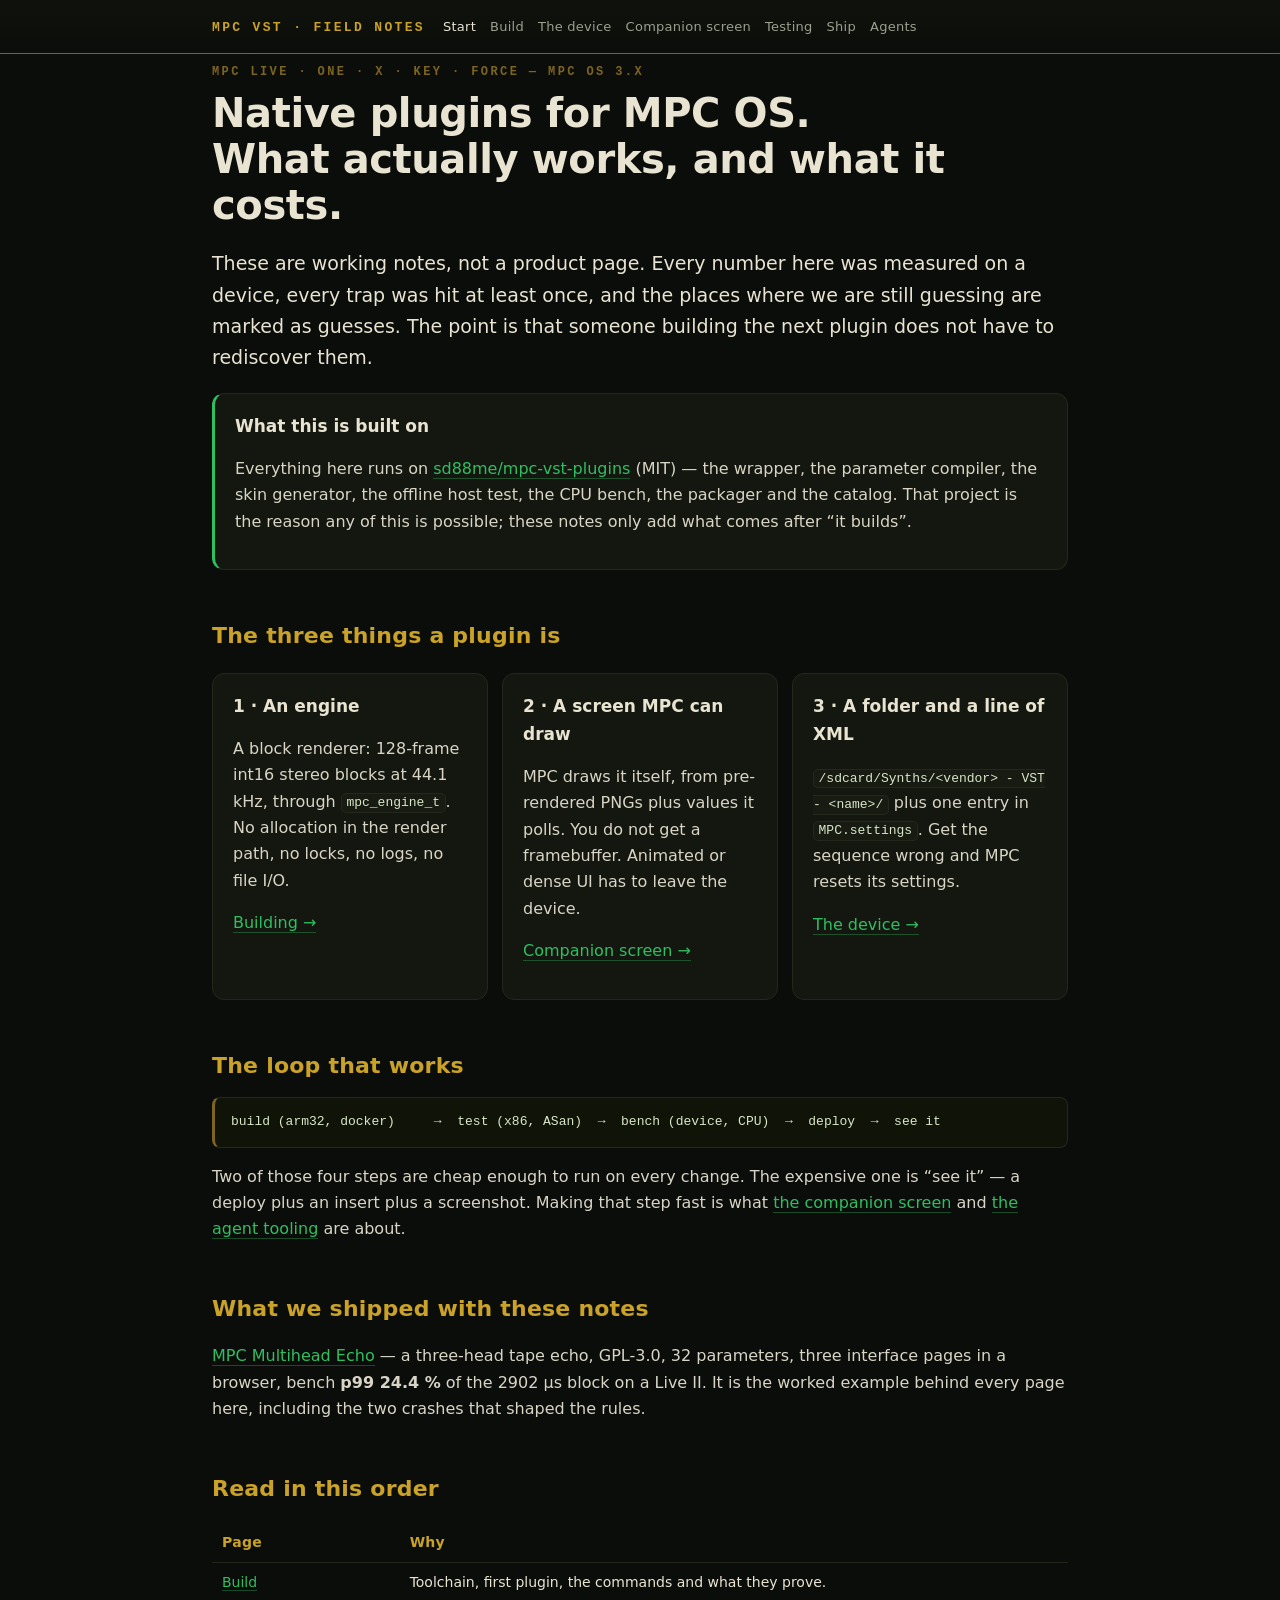
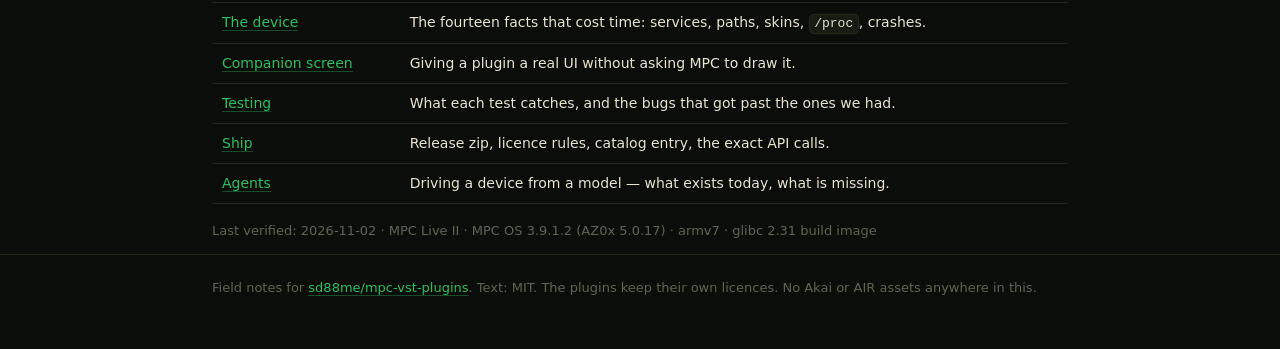
<file: index.html>
<!doctype html>
<html lang="en">
<head>
<meta charset="utf-8">
<meta name="viewport" content="width=device-width,initial-scale=1">
<title>MPC &amp; Force plugin development — field notes</title>
<meta name="description" content="How native VST2 plugins for MPC OS and Force are actually built, tested and shipped — written from the bench, with the numbers.">
<link rel="stylesheet" href="style.css">
</head>
<body>
<header><div class="wrap">
  <a class="brand" href="index.html">MPC VST · field notes</a>
  <nav>
    <a class="on" href="index.html">Start</a>
    <a href="start.html">Build</a>
    <a href="device.html">The device</a>
    <a href="screen.html">Companion screen</a>
    <a href="test.html">Testing</a>
    <a href="ship.html">Ship</a>
    <a href="agents.html">Agents</a>
  </nav>
</div></header>

<main class="wrap">
  <p class="kicker">MPC Live · One · X · Key · Force — MPC OS 3.x</p>
  <h1>Native plugins for MPC OS.<br>What actually works, and what it costs.</h1>

  <p class="lead">These are working notes, not a product page. Every number here was measured on a
  device, every trap was hit at least once, and the places where we are still guessing are marked as
  guesses. The point is that someone building the next plugin does not have to rediscover them.</p>

  <div class="card ok">
    <h3>What this is built on</h3>
    <p>Everything here runs on <a href="https://github.com/sd88me/mpc-vst-plugins">sd88me/mpc-vst-plugins</a>
    (MIT) — the wrapper, the parameter compiler, the skin generator, the offline host test, the CPU
    bench, the packager and the catalog. That project is the reason any of this is possible; these
    notes only add what comes after “it builds”.</p>
  </div>

  <h2>The three things a plugin is</h2>
  <div class="grid">
    <div class="card">
      <h3>1 · An engine</h3>
      <p>A block renderer: 128-frame int16 stereo blocks at 44.1 kHz, through <code>mpc_engine_t</code>.
      No allocation in the render path, no locks, no logs, no file I/O.</p>
      <p><a href="start.html">Building →</a></p>
    </div>
    <div class="card">
      <h3>2 · A screen MPC can draw</h3>
      <p>MPC draws it itself, from pre-rendered PNGs plus values it polls. You do not get a framebuffer.
      Animated or dense UI has to leave the device.</p>
      <p><a href="screen.html">Companion screen →</a></p>
    </div>
    <div class="card">
      <h3>3 · A folder and a line of XML</h3>
      <p><code>/sdcard/Synths/&lt;vendor&gt; - VST - &lt;name&gt;/</code> plus one entry in
      <code>MPC.settings</code>. Get the sequence wrong and MPC resets its settings.</p>
      <p><a href="device.html">The device →</a></p>
    </div>
  </div>

  <h2>The loop that works</h2>
<pre><code>build (arm32, docker)     →  test (x86, ASan)  →  bench (device, CPU)  →  deploy  →  see it</code></pre>
  <p>Two of those four steps are cheap enough to run on every change. The expensive one is “see it” —
  a deploy plus an insert plus a screenshot. Making that step fast is what <a href="screen.html">the
  companion screen</a> and <a href="agents.html">the agent tooling</a> are about.</p>

  <h2>What we shipped with these notes</h2>
  <p><a href="https://github.com/mitchoster/mpc-vst-multihead-echo">MPC Multihead Echo</a> — a
  three-head tape echo, GPL-3.0, 32 parameters, three interface pages in a browser, bench
  <strong>p99 24.4 %</strong> of the 2902 µs block on a Live II. It is the worked example behind
  every page here, including the two crashes that shaped the rules.</p>

  <h2>Read in this order</h2>
  <table>
    <tr><th>Page</th><th>Why</th></tr>
    <tr><td><a href="start.html">Build</a></td><td>Toolchain, first plugin, the commands and what they prove.</td></tr>
    <tr><td><a href="device.html">The device</a></td><td>The fourteen facts that cost time: services, paths, skins, <code>/proc</code>, crashes.</td></tr>
    <tr><td><a href="screen.html">Companion screen</a></td><td>Giving a plugin a real UI without asking MPC to draw it.</td></tr>
    <tr><td><a href="test.html">Testing</a></td><td>What each test catches, and the bugs that got past the ones we had.</td></tr>
    <tr><td><a href="ship.html">Ship</a></td><td>Release zip, licence rules, catalog entry, the exact API calls.</td></tr>
    <tr><td><a href="agents.html">Agents</a></td><td>Driving a device from a model — what exists today, what is missing.</td></tr>
  </table>

  <p class="meta">Last verified: 2026-11-02 · MPC Live II · MPC OS 3.9.1.2 (AZ0x 5.0.17) ·
  armv7 · glibc 2.31 build image</p>
</main>

<footer><div class="wrap">
  Field notes for <a href="https://github.com/sd88me/mpc-vst-plugins">sd88me/mpc-vst-plugins</a>.
  Text: MIT. The plugins keep their own licences. No Akai or AIR assets anywhere in this.
</div></footer>
</body>
</html>
</file>
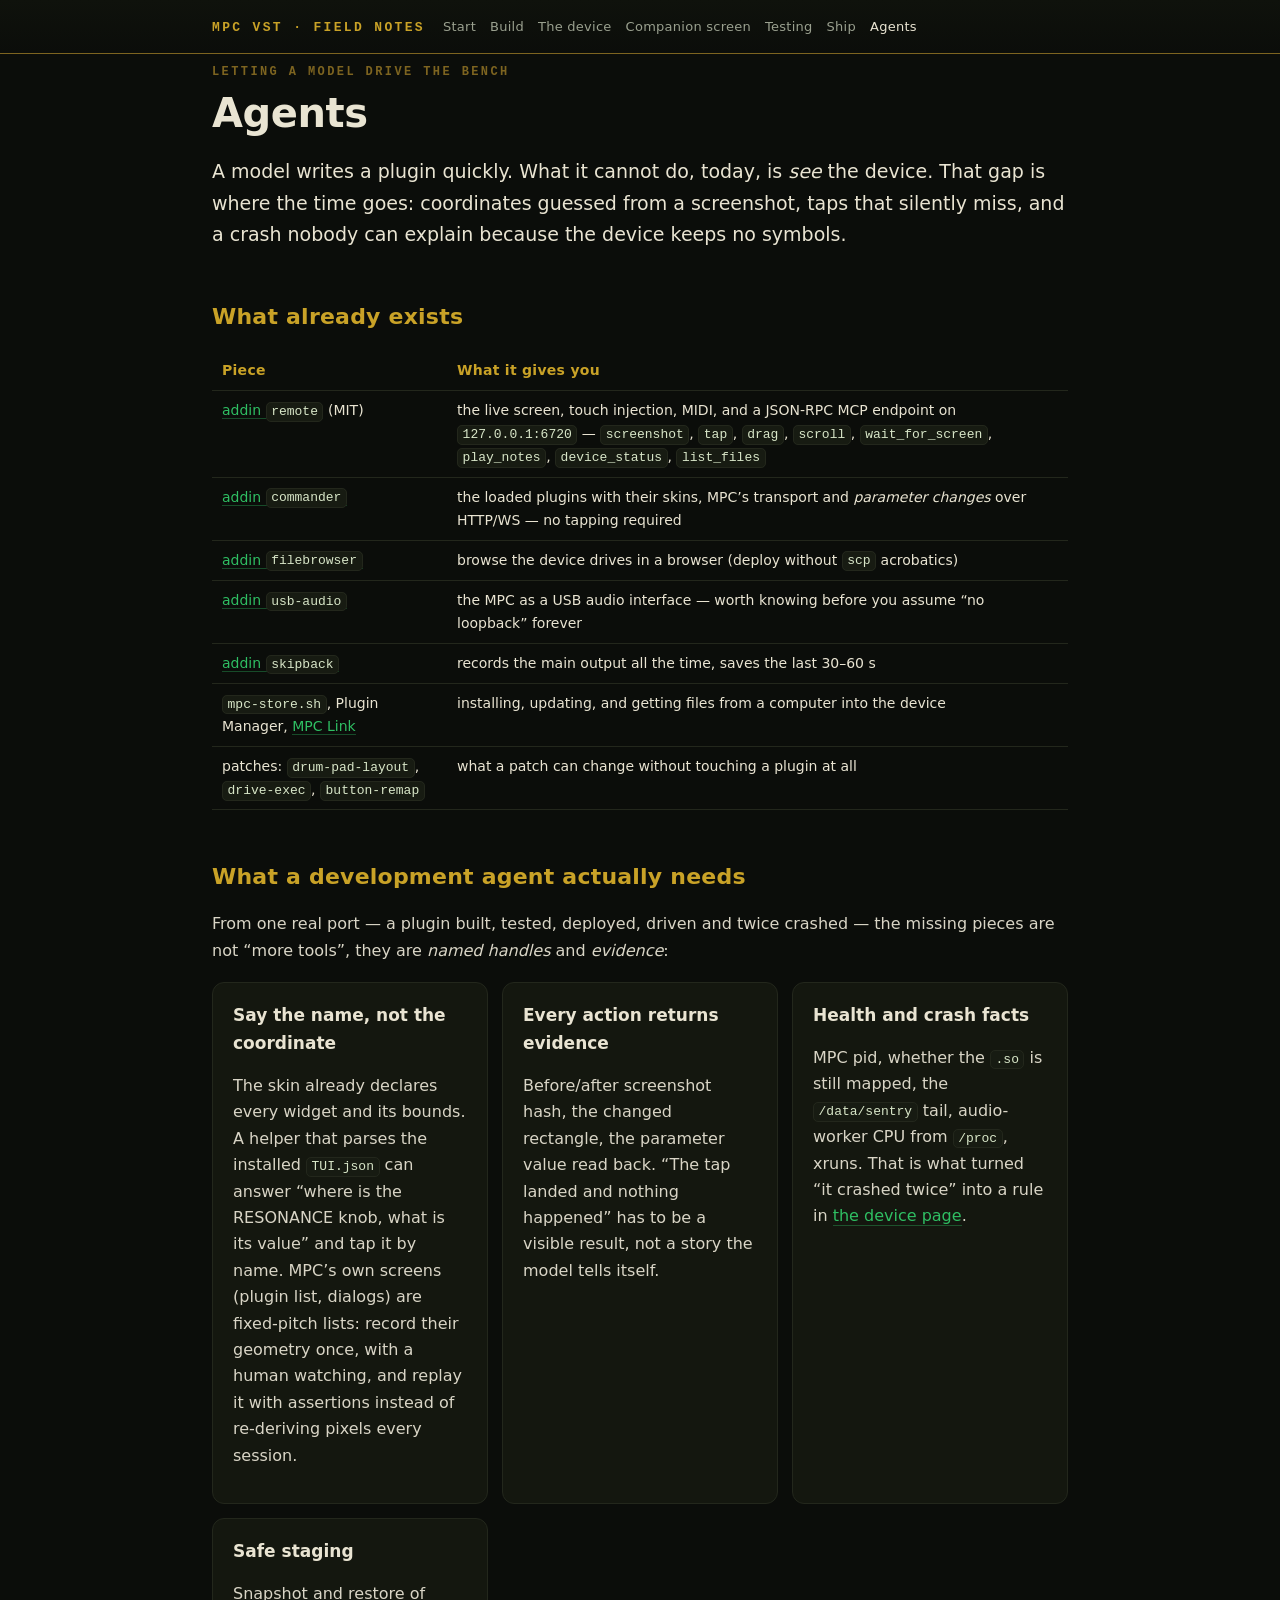
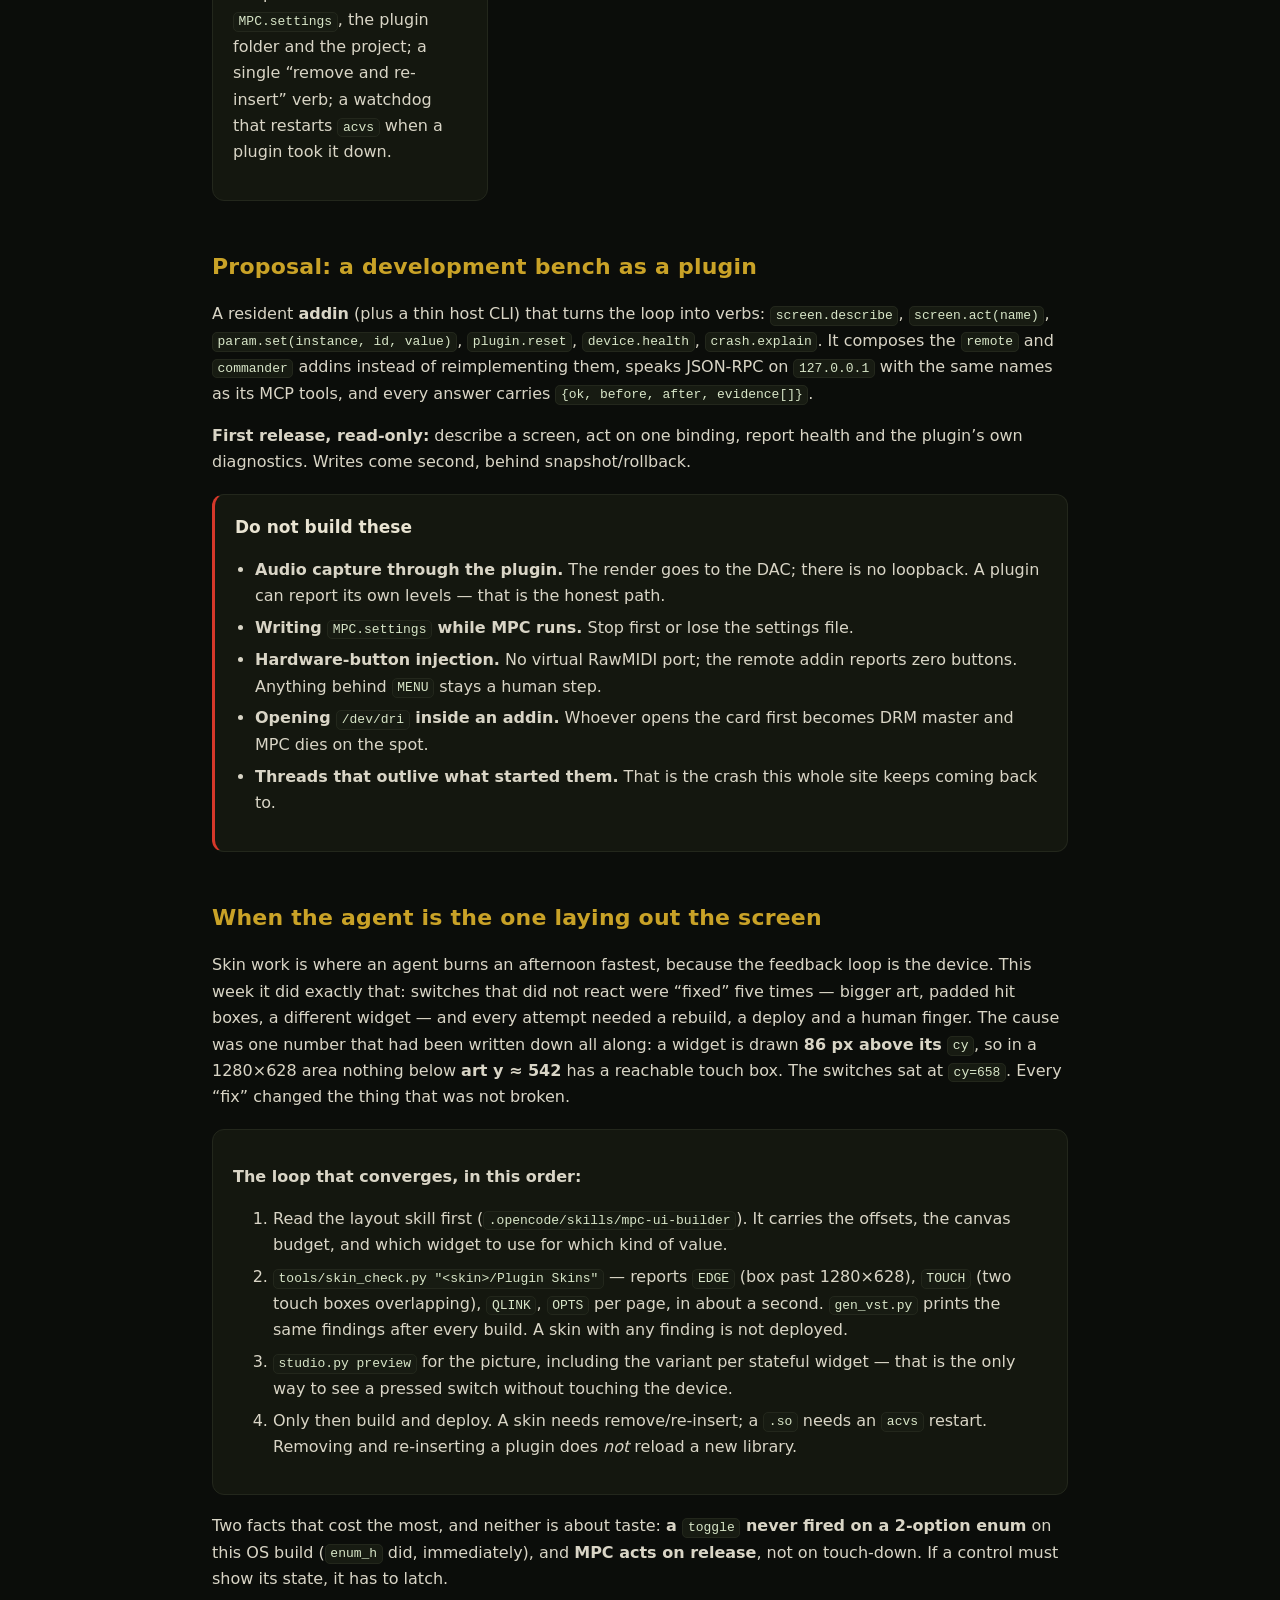
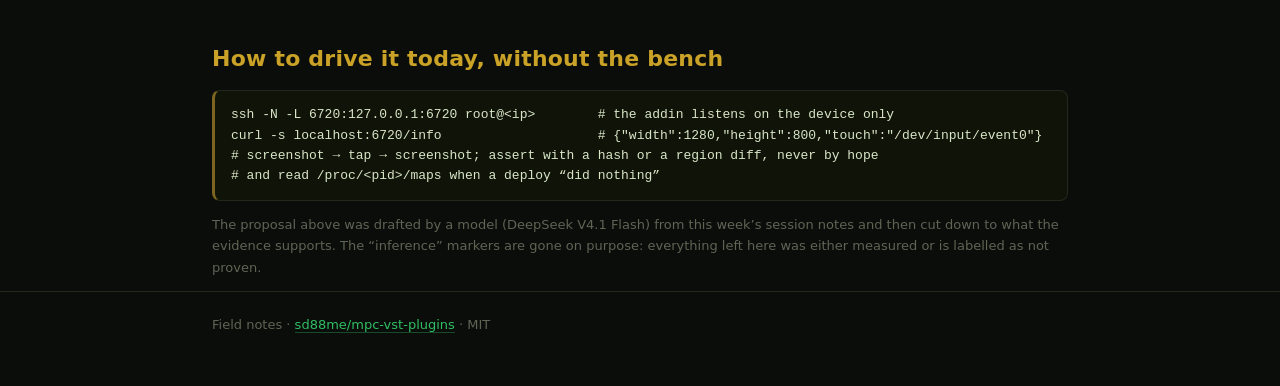
<file: agents.html>
<!doctype html>
<html lang="en">
<head>
<meta charset="utf-8">
<meta name="viewport" content="width=device-width,initial-scale=1">
<title>Agents — MPC VST field notes</title>
<link rel="stylesheet" href="style.css">
</head>
<body>
<header><div class="wrap">
  <a class="brand" href="index.html">MPC VST · field notes</a>
  <nav><a href="index.html">Start</a><a href="start.html">Build</a><a href="device.html">The device</a>
  <a href="screen.html">Companion screen</a><a href="test.html">Testing</a><a href="ship.html">Ship</a><a class="on" href="agents.html">Agents</a></nav>
</div></header>

<main class="wrap">
  <p class="kicker">Letting a model drive the bench</p>
  <h1>Agents</h1>

  <p class="lead">A model writes a plugin quickly. What it cannot do, today, is <em>see</em> the device.
  That gap is where the time goes: coordinates guessed from a screenshot, taps that silently miss,
  and a crash nobody can explain because the device keeps no symbols.</p>

  <h2>What already exists</h2>
  <table>
    <tr><th>Piece</th><th>What it gives you</th></tr>
    <tr><td><a href="https://github.com/jacob-sabella/mpc-addin-remote">addin <code>remote</code></a> (MIT)</td>
      <td>the live screen, touch injection, MIDI, and a JSON-RPC MCP endpoint on <code>127.0.0.1:6720</code> —
      <code>screenshot</code>, <code>tap</code>, <code>drag</code>, <code>scroll</code>,
      <code>wait_for_screen</code>, <code>play_notes</code>, <code>device_status</code>, <code>list_files</code></td></tr>
    <tr><td><a href="https://github.com/jacob-sabella/mpc-addin-commander">addin <code>commander</code></a></td>
      <td>the loaded plugins with their skins, MPC’s transport and <em>parameter changes</em> over HTTP/WS — no tapping required</td></tr>
    <tr><td><a href="https://github.com/jacob-sabella/mpc-addin-filebrowser">addin <code>filebrowser</code></a></td>
      <td>browse the device drives in a browser (deploy without <code>scp</code> acrobatics)</td></tr>
    <tr><td><a href="https://github.com/jacob-sabella/mpc-addin-usb-audio">addin <code>usb-audio</code></a></td>
      <td>the MPC as a USB audio interface — worth knowing before you assume “no loopback” forever</td></tr>
    <tr><td><a href="https://github.com/sd88me/mpc-addin-skipback">addin <code>skipback</code></a></td>
      <td>records the main output all the time, saves the last 30–60 s</td></tr>
    <tr><td><code>mpc-store.sh</code>, Plugin Manager, <a href="https://github.com/padbangers/mpc-link">MPC Link</a></td>
      <td>installing, updating, and getting files from a computer into the device</td></tr>
    <tr><td>patches: <code>drum-pad-layout</code>, <code>drive-exec</code>, <code>button-remap</code></td>
      <td>what a patch can change without touching a plugin at all</td></tr>
  </table>

  <h2>What a development agent actually needs</h2>
  <p>From one real port — a plugin built, tested, deployed, driven and twice crashed — the missing
  pieces are not “more tools”, they are <em>named handles</em> and <em>evidence</em>:</p>

  <div class="grid">
    <div class="card">
      <h3>Say the name, not the coordinate</h3>
      <p>The skin already declares every widget and its bounds. A helper that parses the installed
      <code>TUI.json</code> can answer “where is the RESONANCE knob, what is its value” and tap it by
      name. MPC’s own screens (plugin list, dialogs) are fixed-pitch lists: record their geometry once,
      with a human watching, and replay it with assertions instead of re-deriving pixels every session.</p>
    </div>
    <div class="card">
      <h3>Every action returns evidence</h3>
      <p>Before/after screenshot hash, the changed rectangle, the parameter value read back. “The tap
      landed and nothing happened” has to be a visible result, not a story the model tells itself.</p>
    </div>
    <div class="card">
      <h3>Health and crash facts</h3>
      <p>MPC pid, whether the <code>.so</code> is still mapped, the <code>/data/sentry</code> tail,
      audio-worker CPU from <code>/proc</code>, xruns. That is what turned “it crashed twice” into a
      rule in <a href="device.html">the device page</a>.</p>
    </div>
    <div class="card">
      <h3>Safe staging</h3>
      <p>Snapshot and restore of <code>MPC.settings</code>, the plugin folder and the project; a single
      “remove and re-insert” verb; a watchdog that restarts <code>acvs</code> when a plugin took it down.</p>
    </div>
  </div>

  <h2>Proposal: a development bench as a plugin</h2>
  <p>A resident <strong>addin</strong> (plus a thin host CLI) that turns the loop into verbs:
  <code>screen.describe</code>, <code>screen.act(name)</code>, <code>param.set(instance, id, value)</code>,
  <code>plugin.reset</code>, <code>device.health</code>, <code>crash.explain</code>. It composes the
  <code>remote</code> and <code>commander</code> addins instead of reimplementing them, speaks JSON-RPC
  on <code>127.0.0.1</code> with the same names as its MCP tools, and every answer carries
  <code>{ok, before, after, evidence[]}</code>.</p>
  <p><strong>First release, read-only:</strong> describe a screen, act on one binding, report health and
  the plugin’s own diagnostics. Writes come second, behind snapshot/rollback.</p>

  <div class="card warn">
    <h3>Do not build these</h3>
    <ul>
      <li><strong>Audio capture through the plugin.</strong> The render goes to the DAC; there is no
      loopback. A plugin can report its own levels — that is the honest path.</li>
      <li><strong>Writing <code>MPC.settings</code> while MPC runs.</strong> Stop first or lose the
      settings file.</li>
      <li><strong>Hardware-button injection.</strong> No virtual RawMIDI port; the remote addin reports
      zero buttons. Anything behind <code>MENU</code> stays a human step.</li>
      <li><strong>Opening <code>/dev/dri</code> inside an addin.</strong> Whoever opens the card first
      becomes DRM master and MPC dies on the spot.</li>
      <li><strong>Threads that outlive what started them.</strong> That is the crash this whole site
      keeps coming back to.</li>
    </ul>
  </div>

  <h2>When the agent is the one laying out the screen</h2>

  <p>Skin work is where an agent burns an afternoon fastest, because the feedback loop is the
  device. This week it did exactly that: switches that did not react were “fixed” five times —
  bigger art, padded hit boxes, a different widget — and every attempt needed a rebuild, a deploy
  and a human finger. The cause was one number that had been written down all along: a widget is
  drawn <strong>86 px above its <code>cy</code></strong>, so in a 1280×628 area nothing below
  <strong>art y ≈ 542</strong> has a reachable touch box. The switches sat at <code>cy=658</code>.
  Every “fix” changed the thing that was not broken.</p>

  <div class="card">
    <p><strong>The loop that converges, in this order:</strong></p>
    <ol>
      <li>Read the layout skill first (<code>.opencode/skills/mpc-ui-builder</code>). It carries the
      offsets, the canvas budget, and which widget to use for which kind of value.</li>
      <li><code>tools/skin_check.py "&lt;skin&gt;/Plugin Skins"</code> — reports <code>EDGE</code>
      (box past 1280×628), <code>TOUCH</code> (two touch boxes overlapping), <code>QLINK</code>,
      <code>OPTS</code> per page, in about a second. <code>gen_vst.py</code> prints the same findings
      after every build. A skin with any finding is not deployed.</li>
      <li><code>studio.py preview</code> for the picture, including the variant per stateful
      widget — that is the only way to see a pressed switch without touching the device.</li>
      <li>Only then build and deploy. A skin needs remove/re-insert; a <code>.so</code> needs an
      <code>acvs</code> restart. Removing and re-inserting a plugin does <em>not</em> reload a new
      library.</li>
    </ol>
  </div>

  <p>Two facts that cost the most, and neither is about taste: <strong>a <code>toggle</code> never
  fired on a 2-option enum</strong> on this OS build (<code>enum_h</code> did, immediately), and
  <strong>MPC acts on release</strong>, not on touch-down. If a control must show its state, it has
  to latch.</p>

  <h2>How to drive it today, without the bench</h2>
<pre><code>ssh -N -L 6720:127.0.0.1:6720 root@&lt;ip&gt;        # the addin listens on the device only
curl -s localhost:6720/info                    # {"width":1280,"height":800,"touch":"/dev/input/event0"}
# screenshot → tap → screenshot; assert with a hash or a region diff, never by hope
# and read /proc/&lt;pid&gt;/maps when a deploy “did nothing”</code></pre>

  <p class="meta">The proposal above was drafted by a model (DeepSeek V4.1 Flash) from this week’s
  session notes and then cut down to what the evidence supports. The “inference” markers are gone on
  purpose: everything left here was either measured or is labelled as not proven.</p>
</main>
<footer><div class="wrap">Field notes · <a href="https://github.com/sd88me/mpc-vst-plugins">sd88me/mpc-vst-plugins</a> · MIT</div></footer>
</body>
</html>
</file>
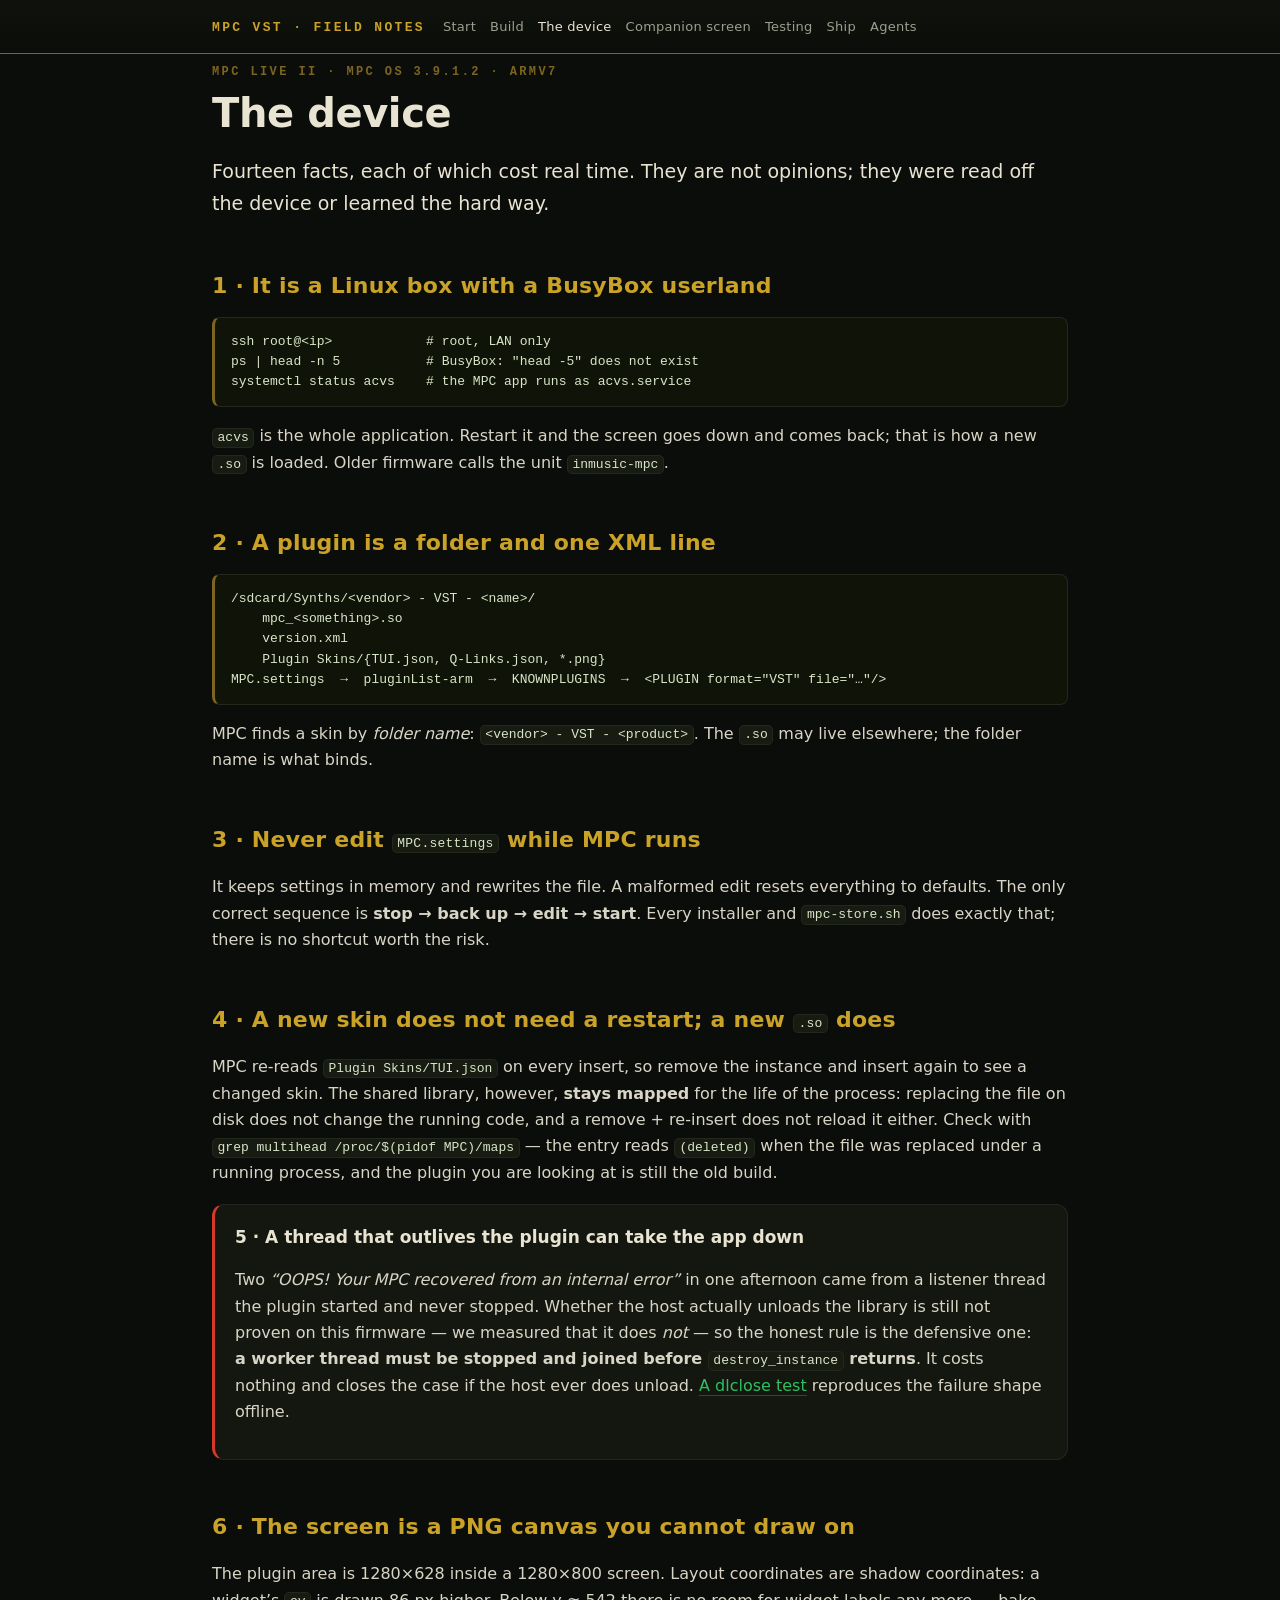
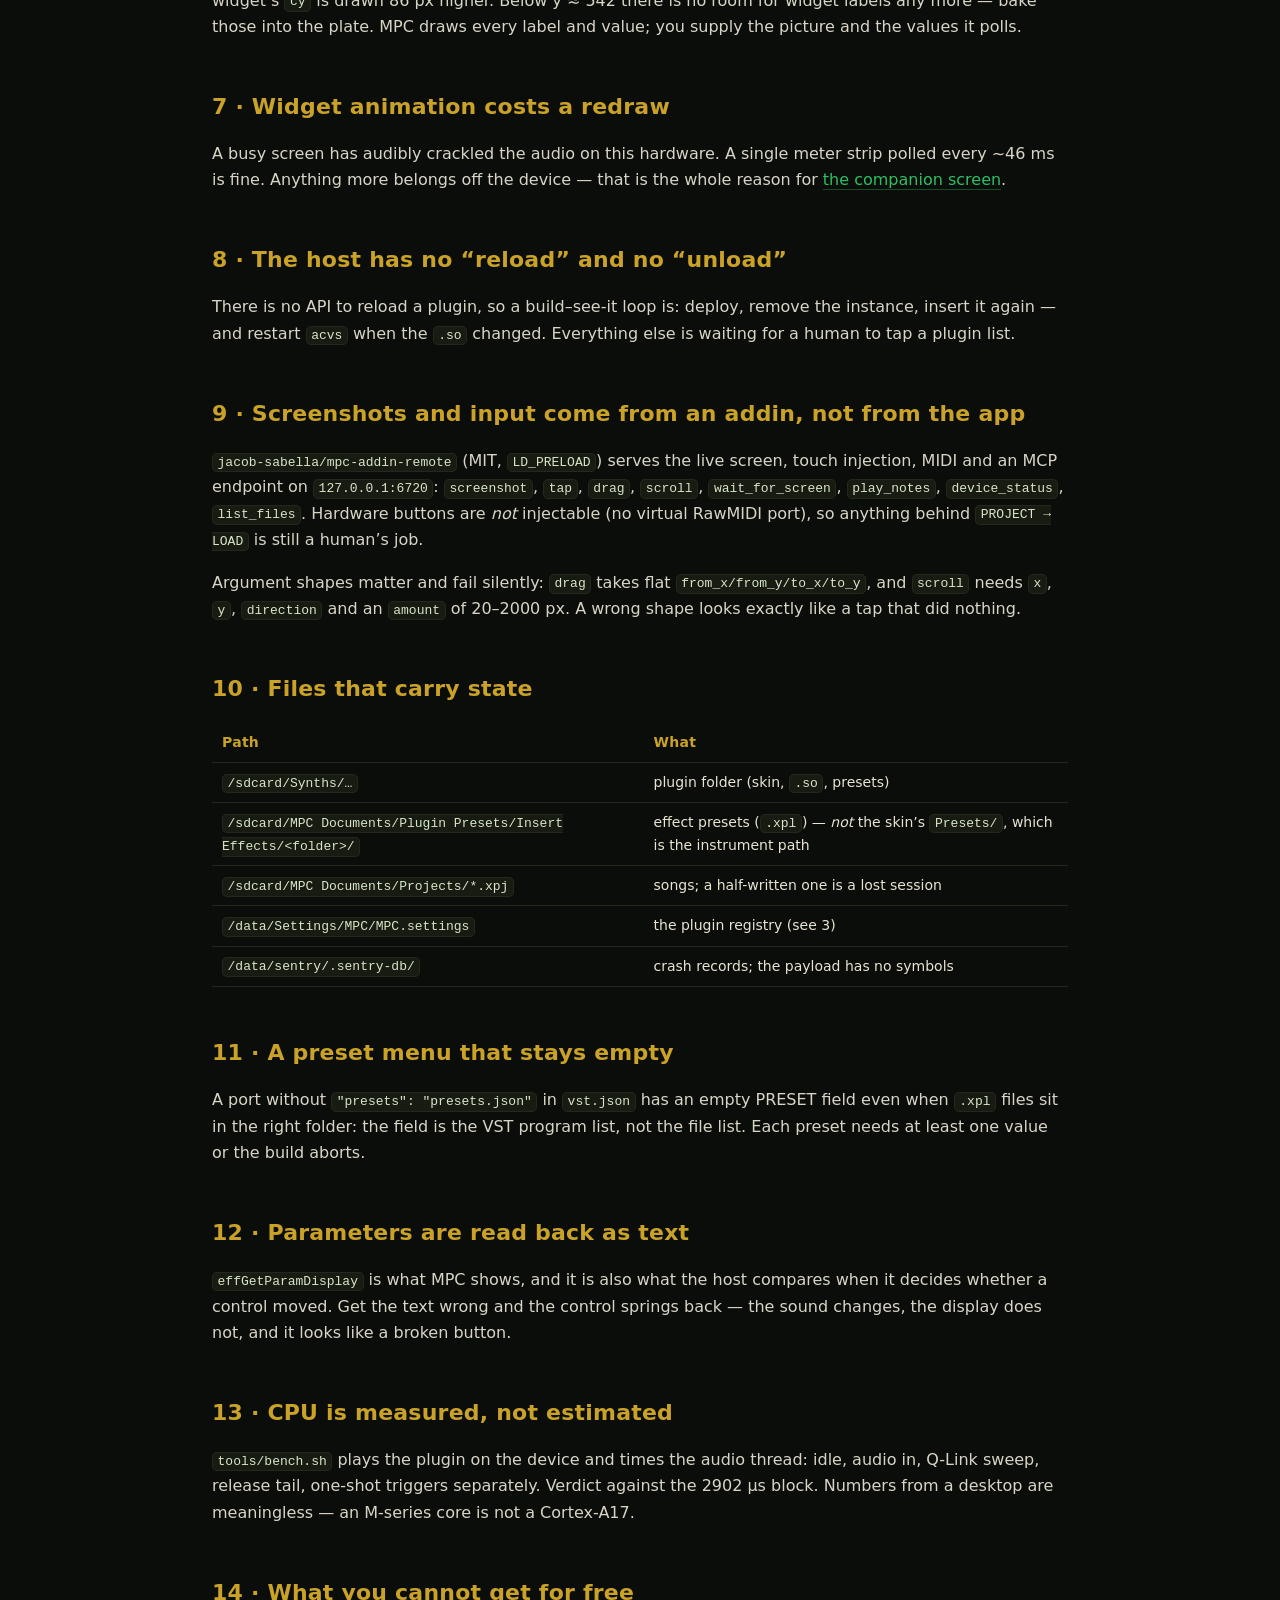
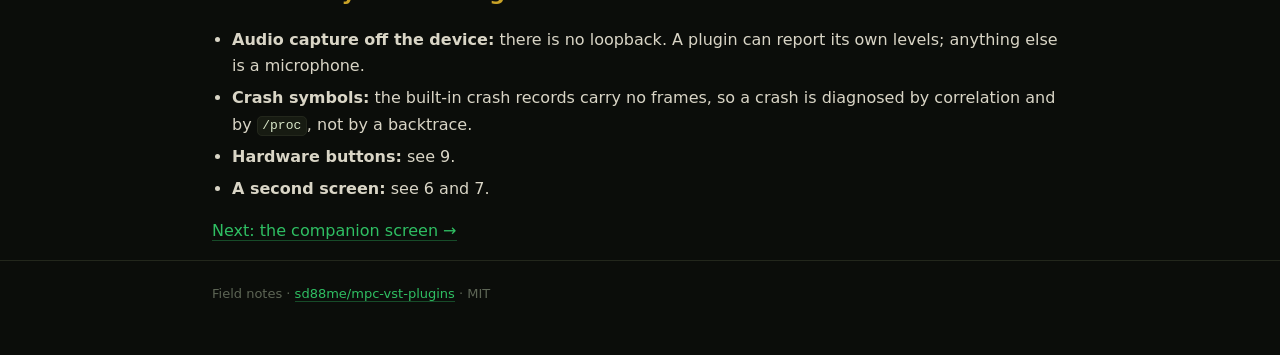
<file: device.html>
<!doctype html>
<html lang="en">
<head>
<meta charset="utf-8">
<meta name="viewport" content="width=device-width,initial-scale=1">
<title>The device — MPC VST field notes</title>
<link rel="stylesheet" href="style.css">
</head>
<body>
<header><div class="wrap">
  <a class="brand" href="index.html">MPC VST · field notes</a>
  <nav><a href="index.html">Start</a><a href="start.html">Build</a><a class="on" href="device.html">The device</a>
  <a href="screen.html">Companion screen</a><a href="test.html">Testing</a><a href="ship.html">Ship</a><a href="agents.html">Agents</a></nav>
</div></header>

<main class="wrap">
  <p class="kicker">MPC Live II · MPC OS 3.9.1.2 · armv7</p>
  <h1>The device</h1>
  <p class="lead">Fourteen facts, each of which cost real time. They are not opinions; they were read
  off the device or learned the hard way.</p>

  <h2>1 · It is a Linux box with a BusyBox userland</h2>
<pre><code>ssh root@&lt;ip&gt;            # root, LAN only
ps | head -n 5           # BusyBox: "head -5" does not exist
systemctl status acvs    # the MPC app runs as acvs.service</code></pre>
  <p><code>acvs</code> is the whole application. Restart it and the screen goes down and comes back;
  that is how a new <code>.so</code> is loaded. Older firmware calls the unit <code>inmusic-mpc</code>.</p>

  <h2>2 · A plugin is a folder and one XML line</h2>
<pre><code>/sdcard/Synths/&lt;vendor&gt; - VST - &lt;name&gt;/
    mpc_&lt;something&gt;.so
    version.xml
    Plugin Skins/{TUI.json, Q-Links.json, *.png}
MPC.settings  →  pluginList-arm  →  KNOWNPLUGINS  →  &lt;PLUGIN format="VST" file="…"/&gt;</code></pre>
  <p>MPC finds a skin by <em>folder name</em>: <code>&lt;vendor&gt; - VST - &lt;product&gt;</code>. The
  <code>.so</code> may live elsewhere; the folder name is what binds.</p>

  <h2>3 · Never edit <code>MPC.settings</code> while MPC runs</h2>
  <p>It keeps settings in memory and rewrites the file. A malformed edit resets everything to defaults.
  The only correct sequence is <strong>stop → back up → edit → start</strong>. Every installer and
  <code>mpc-store.sh</code> does exactly that; there is no shortcut worth the risk.</p>

  <h2>4 · A new skin does not need a restart; a new <code>.so</code> does</h2>
  <p>MPC re-reads <code>Plugin Skins/TUI.json</code> on every insert, so remove the instance and insert
  again to see a changed skin. The shared library, however, <strong>stays mapped</strong> for the life
  of the process: replacing the file on disk does not change the running code, and a remove + re-insert
  does not reload it either. Check with <code>grep multihead /proc/$(pidof MPC)/maps</code> — the entry
  reads <code>(deleted)</code> when the file was replaced under a running process, and the plugin you
  are looking at is still the old build.</p>

  <div class="card warn">
    <h3>5 · A thread that outlives the plugin can take the app down</h3>
    <p>Two <em>“OOPS! Your MPC recovered from an internal error”</em> in one afternoon came from a
    listener thread the plugin started and never stopped. Whether the host actually unloads the library
    is still not proven on this firmware — we measured that it does <em>not</em> — so the honest rule is
    the defensive one: <strong>a worker thread must be stopped and joined before
    <code>destroy_instance</code> returns</strong>. It costs nothing and closes the case if the host ever
    does unload. <a href="test.html">A dlclose test</a> reproduces the failure shape offline.</p>
  </div>

  <h2>6 · The screen is a PNG canvas you cannot draw on</h2>
  <p>The plugin area is 1280×628 inside a 1280×800 screen. Layout coordinates are shadow coordinates:
  a widget’s <code>cy</code> is drawn 86 px higher. Below y ≈ 542 there is no room for widget labels any
  more — bake those into the plate. MPC draws every label and value; you supply the picture and the
  values it polls.</p>

  <h2>7 · Widget animation costs a redraw</h2>
  <p>A busy screen has audibly crackled the audio on this hardware. A single meter strip polled every
  ~46 ms is fine. Anything more belongs off the device — that is the whole reason for
  <a href="screen.html">the companion screen</a>.</p>

  <h2>8 · The host has no “reload” and no “unload”</h2>
  <p>There is no API to reload a plugin, so a build–see-it loop is: deploy, remove the instance, insert
  it again — and restart <code>acvs</code> when the <code>.so</code> changed. Everything else is
  waiting for a human to tap a plugin list.</p>

  <h2>9 · Screenshots and input come from an addin, not from the app</h2>
  <p><code>jacob-sabella/mpc-addin-remote</code> (MIT, <code>LD_PRELOAD</code>) serves the live screen,
  touch injection, MIDI and an MCP endpoint on <code>127.0.0.1:6720</code>:
  <code>screenshot</code>, <code>tap</code>, <code>drag</code>, <code>scroll</code>,
  <code>wait_for_screen</code>, <code>play_notes</code>, <code>device_status</code>,
  <code>list_files</code>. Hardware buttons are <em>not</em> injectable (no virtual RawMIDI port), so
  anything behind <code>PROJECT → LOAD</code> is still a human’s job.</p>
  <p>Argument shapes matter and fail silently: <code>drag</code> takes flat
  <code>from_x/from_y/to_x/to_y</code>, and <code>scroll</code> needs
  <code>x</code>, <code>y</code>, <code>direction</code> and an <code>amount</code> of 20–2000 px.
  A wrong shape looks exactly like a tap that did nothing.</p>

  <h2>10 · Files that carry state</h2>
  <table>
    <tr><th>Path</th><th>What</th></tr>
    <tr><td><code>/sdcard/Synths/…</code></td><td>plugin folder (skin, <code>.so</code>, presets)</td></tr>
    <tr><td><code>/sdcard/MPC Documents/Plugin Presets/Insert Effects/&lt;folder&gt;/</code></td><td>effect presets (<code>.xpl</code>) — <em>not</em> the skin’s <code>Presets/</code>, which is the instrument path</td></tr>
    <tr><td><code>/sdcard/MPC Documents/Projects/*.xpj</code></td><td>songs; a half-written one is a lost session</td></tr>
    <tr><td><code>/data/Settings/MPC/MPC.settings</code></td><td>the plugin registry (see 3)</td></tr>
    <tr><td><code>/data/sentry/.sentry-db/</code></td><td>crash records; the payload has no symbols</td></tr>
  </table>

  <h2>11 · A preset menu that stays empty</h2>
  <p>A port without <code>"presets": "presets.json"</code> in <code>vst.json</code> has an empty PRESET
  field even when <code>.xpl</code> files sit in the right folder: the field is the VST program list, not
  the file list. Each preset needs at least one value or the build aborts.</p>

  <h2>12 · Parameters are read back as text</h2>
  <p><code>effGetParamDisplay</code> is what MPC shows, and it is also what the host compares when it
  decides whether a control moved. Get the text wrong and the control springs back — the sound changes,
  the display does not, and it looks like a broken button.</p>

  <h2>13 · CPU is measured, not estimated</h2>
  <p><code>tools/bench.sh</code> plays the plugin on the device and times the audio thread:
  idle, audio in, Q-Link sweep, release tail, one-shot triggers separately. Verdict against the
  2902 µs block. Numbers from a desktop are meaningless — an M-series core is not a Cortex-A17.</p>

  <h2>14 · What you cannot get for free</h2>
  <ul>
    <li><strong>Audio capture off the device:</strong> there is no loopback. A plugin can report its own
      levels; anything else is a microphone.</li>
    <li><strong>Crash symbols:</strong> the built-in crash records carry no frames, so a crash is
      diagnosed by correlation and by <code>/proc</code>, not by a backtrace.</li>
    <li><strong>Hardware buttons:</strong> see 9.</li>
    <li><strong>A second screen:</strong> see 6 and 7.</li>
  </ul>

  <p><a href="screen.html">Next: the companion screen →</a></p>
</main>
<footer><div class="wrap">Field notes · <a href="https://github.com/sd88me/mpc-vst-plugins">sd88me/mpc-vst-plugins</a> · MIT</div></footer>
</body>
</html>
</file>
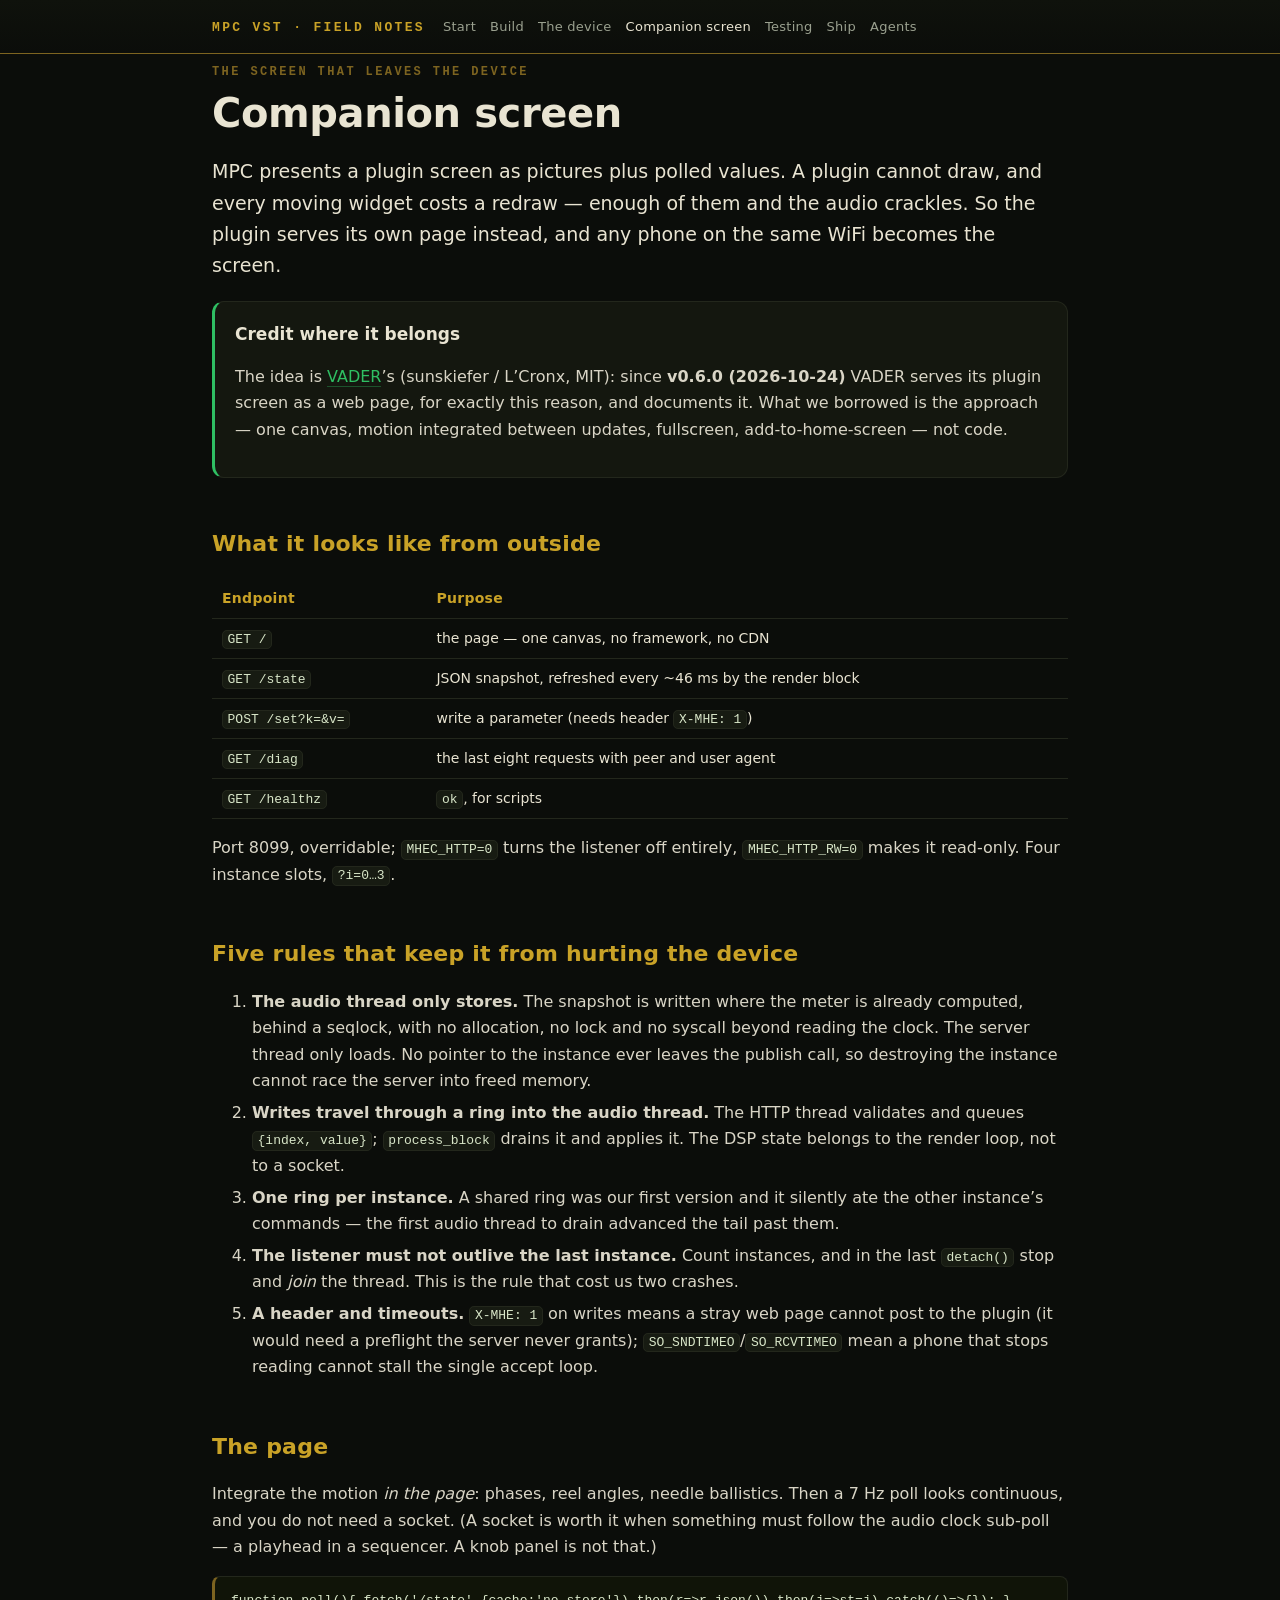
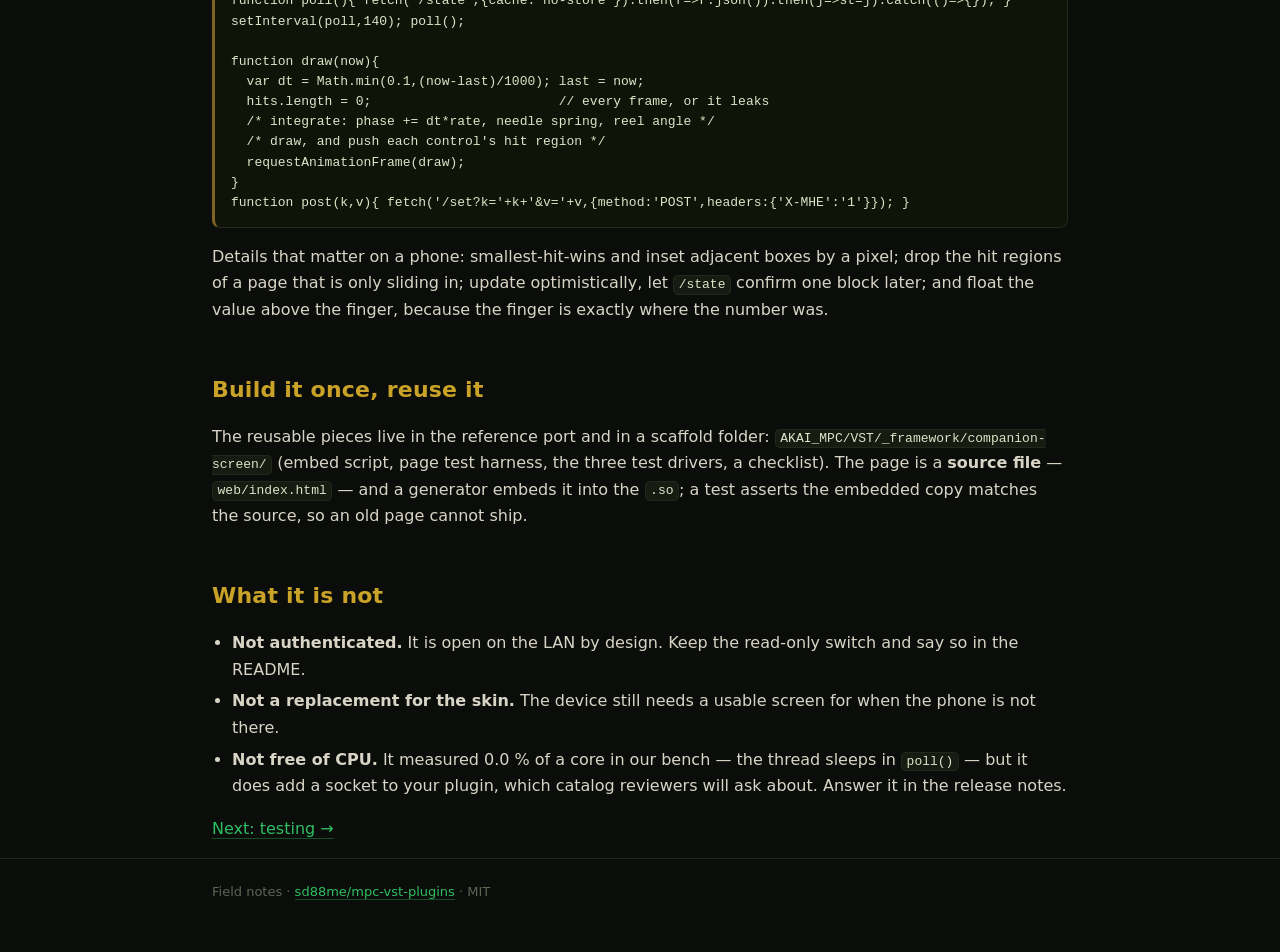
<file: screen.html>
<!doctype html>
<html lang="en">
<head>
<meta charset="utf-8">
<meta name="viewport" content="width=device-width,initial-scale=1">
<title>Companion screen — MPC VST field notes</title>
<link rel="stylesheet" href="style.css">
</head>
<body>
<header><div class="wrap">
  <a class="brand" href="index.html">MPC VST · field notes</a>
  <nav><a href="index.html">Start</a><a href="start.html">Build</a><a href="device.html">The device</a>
  <a class="on" href="screen.html">Companion screen</a><a href="test.html">Testing</a><a href="ship.html">Ship</a><a href="agents.html">Agents</a></nav>
</div></header>

<main class="wrap">
  <p class="kicker">The screen that leaves the device</p>
  <h1>Companion screen</h1>

  <p class="lead">MPC presents a plugin screen as pictures plus polled values. A plugin cannot draw,
  and every moving widget costs a redraw — enough of them and the audio crackles. So the plugin serves
  its own page instead, and any phone on the same WiFi becomes the screen.</p>

  <div class="card ok">
    <h3>Credit where it belongs</h3>
    <p>The idea is <a href="https://github.com/sunskiefer/VADER">VADER</a>’s (sunskiefer / L’Cronx,
    MIT): since <strong>v0.6.0 (2026-10-24)</strong> VADER serves its plugin screen as a web page, for
    exactly this reason, and documents it. What we borrowed is the approach — one canvas, motion
    integrated between updates, fullscreen, add-to-home-screen — not code.</p>
  </div>

  <h2>What it looks like from outside</h2>
  <table>
    <tr><th>Endpoint</th><th>Purpose</th></tr>
    <tr><td><code>GET /</code></td><td>the page — one canvas, no framework, no CDN</td></tr>
    <tr><td><code>GET /state</code></td><td>JSON snapshot, refreshed every ~46 ms by the render block</td></tr>
    <tr><td><code>POST /set?k=&amp;v=</code></td><td>write a parameter (needs header <code>X-MHE: 1</code>)</td></tr>
    <tr><td><code>GET /diag</code></td><td>the last eight requests with peer and user agent</td></tr>
    <tr><td><code>GET /healthz</code></td><td><code>ok</code>, for scripts</td></tr>
  </table>
  <p>Port 8099, overridable; <code>MHEC_HTTP=0</code> turns the listener off entirely,
  <code>MHEC_HTTP_RW=0</code> makes it read-only. Four instance slots, <code>?i=0…3</code>.</p>

  <h2>Five rules that keep it from hurting the device</h2>
  <ol>
    <li><strong>The audio thread only stores.</strong> The snapshot is written where the meter is
      already computed, behind a seqlock, with no allocation, no lock and no syscall beyond reading the
      clock. The server thread only loads. No pointer to the instance ever leaves the publish call, so
      destroying the instance cannot race the server into freed memory.</li>
    <li><strong>Writes travel through a ring into the audio thread.</strong> The HTTP thread validates
      and queues <code>{index, value}</code>; <code>process_block</code> drains it and applies it. The
      DSP state belongs to the render loop, not to a socket.</li>
    <li><strong>One ring per instance.</strong> A shared ring was our first version and it silently ate
      the other instance’s commands — the first audio thread to drain advanced the tail past them.</li>
    <li><strong>The listener must not outlive the last instance.</strong> Count instances, and in the
      last <code>detach()</code> stop and <em>join</em> the thread. This is the rule that cost us two
      crashes.</li>
    <li><strong>A header and timeouts.</strong> <code>X-MHE: 1</code> on writes means a stray web page
      cannot post to the plugin (it would need a preflight the server never grants);
      <code>SO_SNDTIMEO</code>/<code>SO_RCVTIMEO</code> mean a phone that stops reading cannot stall the
      single accept loop.</li>
  </ol>

  <h2>The page</h2>
  <p>Integrate the motion <em>in the page</em>: phases, reel angles, needle ballistics. Then a 7 Hz poll
  looks continuous, and you do not need a socket. (A socket is worth it when something must follow the
  audio clock sub-poll — a playhead in a sequencer. A knob panel is not that.)</p>
<pre><code>function poll(){ fetch('/state',{cache:'no-store'}).then(r=&gt;r.json()).then(j=&gt;st=j).catch(()=&gt;{}); }
setInterval(poll,140); poll();

function draw(now){
  var dt = Math.min(0.1,(now-last)/1000); last = now;
  hits.length = 0;                        // every frame, or it leaks
  /* integrate: phase += dt*rate, needle spring, reel angle */
  /* draw, and push each control's hit region */
  requestAnimationFrame(draw);
}
function post(k,v){ fetch('/set?k='+k+'&amp;v='+v,{method:'POST',headers:{'X-MHE':'1'}}); }</code></pre>
  <p>Details that matter on a phone: smallest-hit-wins and inset adjacent boxes by a pixel; drop the hit
  regions of a page that is only sliding in; update optimistically, let <code>/state</code> confirm one
  block later; and float the value above the finger, because the finger is exactly where the number was.</p>

  <h2>Build it once, reuse it</h2>
  <p>The reusable pieces live in the reference port and in a scaffold folder:
  <code>AKAI_MPC/VST/_framework/companion-screen/</code> (embed script, page test harness, the three
  test drivers, a checklist). The page is a <strong>source file</strong> — <code>web/index.html</code> —
  and a generator embeds it into the <code>.so</code>; a test asserts the embedded copy matches the
  source, so an old page cannot ship.</p>

  <h2>What it is not</h2>
  <ul>
    <li><strong>Not authenticated.</strong> It is open on the LAN by design. Keep the read-only switch
      and say so in the README.</li>
    <li><strong>Not a replacement for the skin.</strong> The device still needs a usable screen for when
      the phone is not there.</li>
    <li><strong>Not free of CPU.</strong> It measured 0.0 % of a core in our bench — the thread sleeps in
      <code>poll()</code> — but it does add a socket to your plugin, which catalog reviewers will ask
      about. Answer it in the release notes.</li>
  </ul>

  <p><a href="test.html">Next: testing →</a></p>
</main>
<footer><div class="wrap">Field notes · <a href="https://github.com/sd88me/mpc-vst-plugins">sd88me/mpc-vst-plugins</a> · MIT</div></footer>
</body>
</html>
</file>
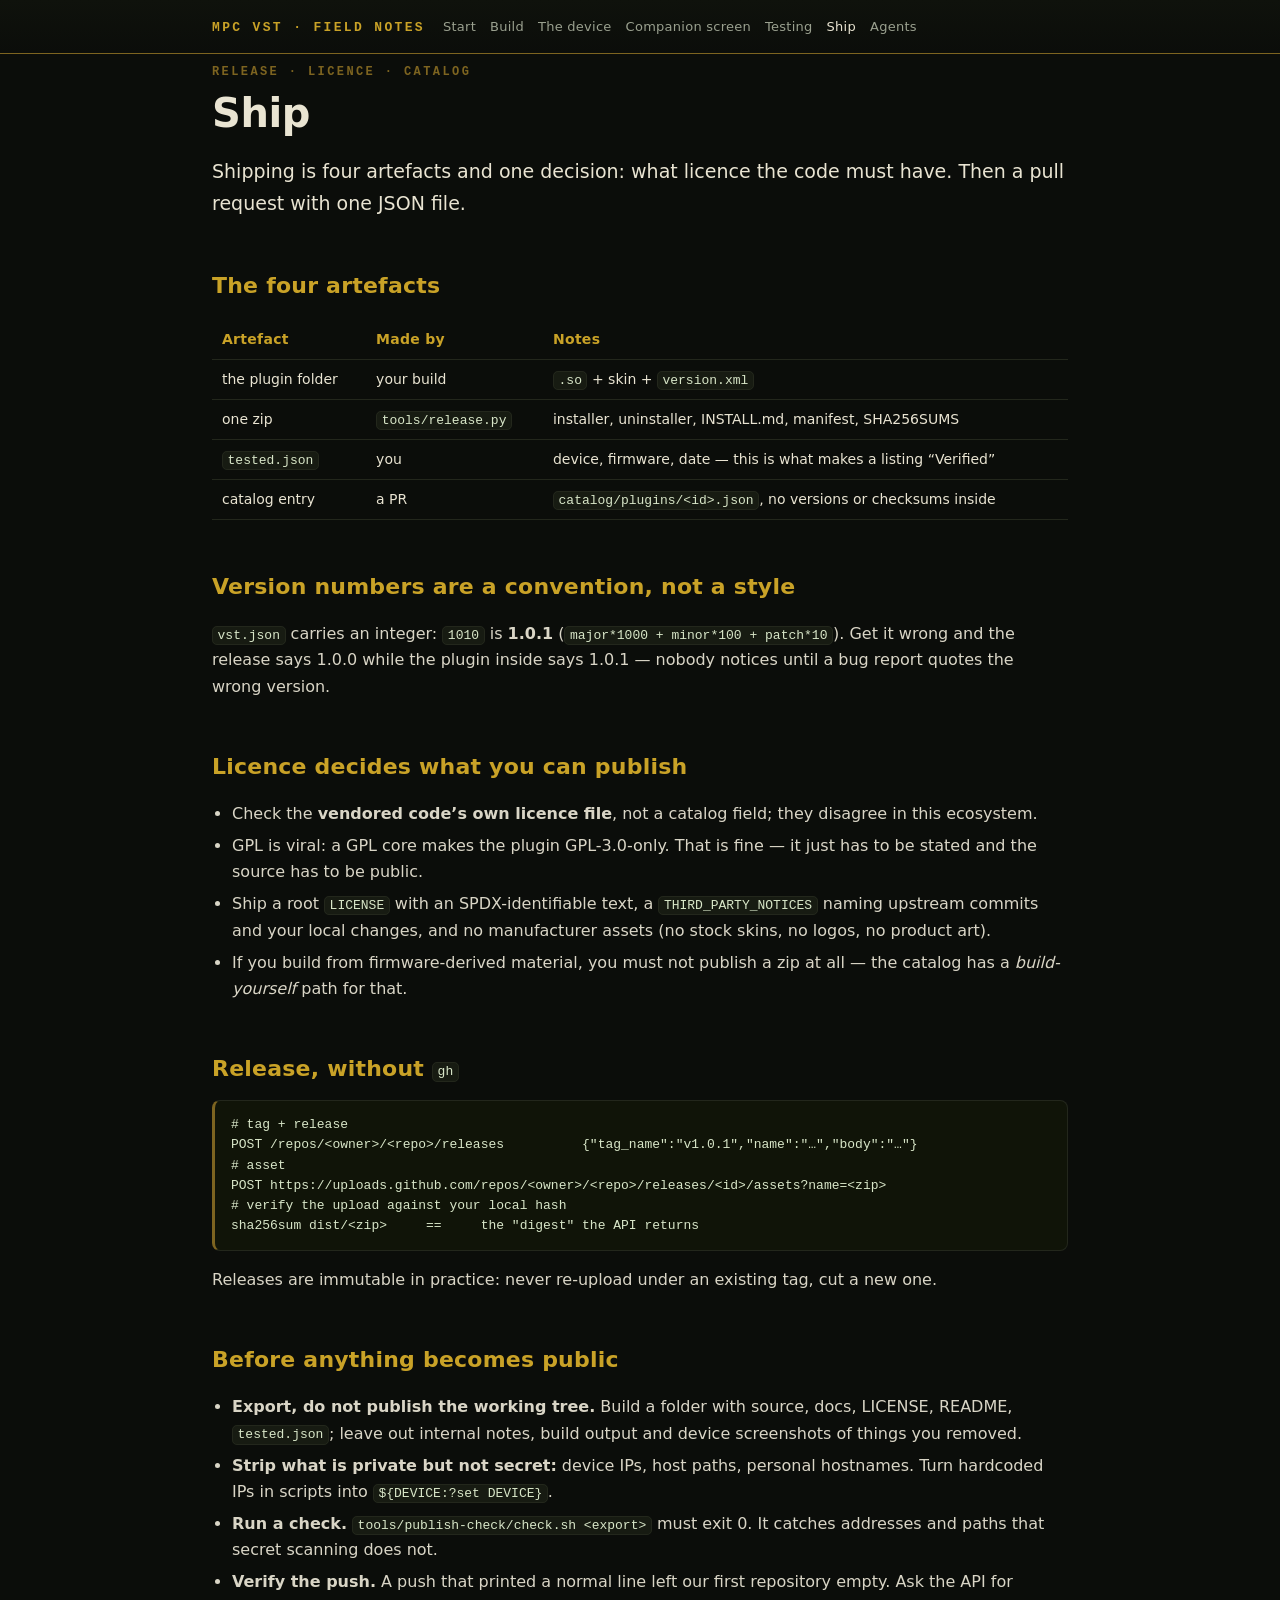
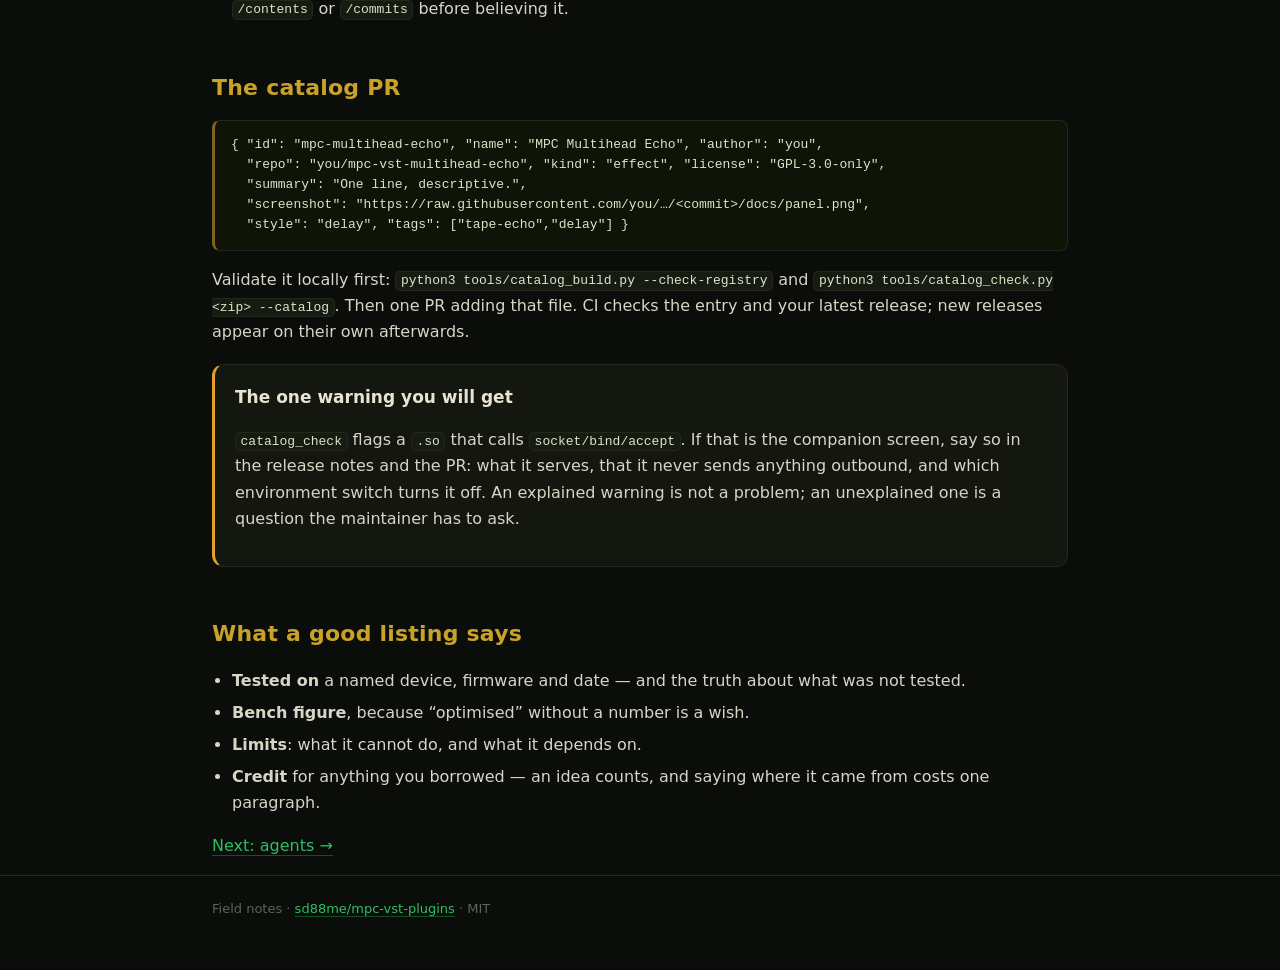
<file: ship.html>
<!doctype html>
<html lang="en">
<head>
<meta charset="utf-8">
<meta name="viewport" content="width=device-width,initial-scale=1">
<title>Ship — MPC VST field notes</title>
<link rel="stylesheet" href="style.css">
</head>
<body>
<header><div class="wrap">
  <a class="brand" href="index.html">MPC VST · field notes</a>
  <nav><a href="index.html">Start</a><a href="start.html">Build</a><a href="device.html">The device</a>
  <a href="screen.html">Companion screen</a><a href="test.html">Testing</a><a class="on" href="ship.html">Ship</a><a href="agents.html">Agents</a></nav>
</div></header>

<main class="wrap">
  <p class="kicker">Release · licence · catalog</p>
  <h1>Ship</h1>

  <p class="lead">Shipping is four artefacts and one decision: what licence the code must have. Then a
  pull request with one JSON file.</p>

  <h2>The four artefacts</h2>
  <table>
    <tr><th>Artefact</th><th>Made by</th><th>Notes</th></tr>
    <tr><td>the plugin folder</td><td>your build</td><td><code>.so</code> + skin + <code>version.xml</code></td></tr>
    <tr><td>one zip</td><td><code>tools/release.py</code></td><td>installer, uninstaller, INSTALL.md, manifest, SHA256SUMS</td></tr>
    <tr><td><code>tested.json</code></td><td>you</td><td>device, firmware, date — this is what makes a listing “Verified”</td></tr>
    <tr><td>catalog entry</td><td>a PR</td><td><code>catalog/plugins/&lt;id&gt;.json</code>, no versions or checksums inside</td></tr>
  </table>

  <h2>Version numbers are a convention, not a style</h2>
  <p><code>vst.json</code> carries an integer: <code>1010</code> is <strong>1.0.1</strong>
  (<code>major*1000 + minor*100 + patch*10</code>). Get it wrong and the release says 1.0.0 while the
  plugin inside says 1.0.1 — nobody notices until a bug report quotes the wrong version.</p>

  <h2>Licence decides what you can publish</h2>
  <ul>
    <li>Check the <strong>vendored code’s own licence file</strong>, not a catalog field; they disagree
    in this ecosystem.</li>
    <li>GPL is viral: a GPL core makes the plugin GPL-3.0-only. That is fine — it just has to be stated
    and the source has to be public.</li>
    <li>Ship a root <code>LICENSE</code> with an SPDX-identifiable text, a <code>THIRD_PARTY_NOTICES</code>
    naming upstream commits and your local changes, and no manufacturer assets (no stock skins, no
    logos, no product art).</li>
    <li>If you build from firmware-derived material, you must not publish a zip at all — the catalog has
    a <em>build-yourself</em> path for that.</li>
  </ul>

  <h2>Release, without <code>gh</code></h2>
<pre><code># tag + release
POST /repos/&lt;owner&gt;/&lt;repo&gt;/releases          {"tag_name":"v1.0.1","name":"…","body":"…"}
# asset
POST https://uploads.github.com/repos/&lt;owner&gt;/&lt;repo&gt;/releases/&lt;id&gt;/assets?name=&lt;zip&gt;
# verify the upload against your local hash
sha256sum dist/&lt;zip&gt;     ==     the "digest" the API returns</code></pre>
  <p>Releases are immutable in practice: never re-upload under an existing tag, cut a new one.</p>

  <h2>Before anything becomes public</h2>
  <ul>
    <li><strong>Export, do not publish the working tree.</strong> Build a folder with source, docs,
      LICENSE, README, <code>tested.json</code>; leave out internal notes, build output and device
      screenshots of things you removed.</li>
    <li><strong>Strip what is private but not secret:</strong> device IPs, host paths, personal
      hostnames. Turn hardcoded IPs in scripts into <code>${DEVICE:?set DEVICE}</code>.</li>
    <li><strong>Run a check.</strong> <code>tools/publish-check/check.sh &lt;export&gt;</code> must exit 0.
      It catches addresses and paths that secret scanning does not.</li>
    <li><strong>Verify the push.</strong> A push that printed a normal line left our first repository
      empty. Ask the API for <code>/contents</code> or <code>/commits</code> before believing it.</li>
  </ul>

  <h2>The catalog PR</h2>
<pre><code>{ "id": "mpc-multihead-echo", "name": "MPC Multihead Echo", "author": "you",
  "repo": "you/mpc-vst-multihead-echo", "kind": "effect", "license": "GPL-3.0-only",
  "summary": "One line, descriptive.",
  "screenshot": "https://raw.githubusercontent.com/you/…/&lt;commit&gt;/docs/panel.png",
  "style": "delay", "tags": ["tape-echo","delay"] }</code></pre>
  <p>Validate it locally first: <code>python3 tools/catalog_build.py --check-registry</code> and
  <code>python3 tools/catalog_check.py &lt;zip&gt; --catalog</code>. Then one PR adding that file. CI
  checks the entry and your latest release; new releases appear on their own afterwards.</p>

  <div class="card note">
    <h3>The one warning you will get</h3>
    <p><code>catalog_check</code> flags a <code>.so</code> that calls <code>socket/bind/accept</code>.
    If that is the companion screen, say so in the release notes and the PR: what it serves, that it
    never sends anything outbound, and which environment switch turns it off. An explained warning is
    not a problem; an unexplained one is a question the maintainer has to ask.</p>
  </div>

  <h2>What a good listing says</h2>
  <ul>
    <li><strong>Tested on</strong> a named device, firmware and date — and the truth about what was
    not tested.</li>
    <li><strong>Bench figure</strong>, because “optimised” without a number is a wish.</li>
    <li><strong>Limits</strong>: what it cannot do, and what it depends on.</li>
    <li><strong>Credit</strong> for anything you borrowed — an idea counts, and saying where it came
    from costs one paragraph.</li>
  </ul>

  <p><a href="agents.html">Next: agents →</a></p>
</main>
<footer><div class="wrap">Field notes · <a href="https://github.com/sd88me/mpc-vst-plugins">sd88me/mpc-vst-plugins</a> · MIT</div></footer>
</body>
</html>
</file>
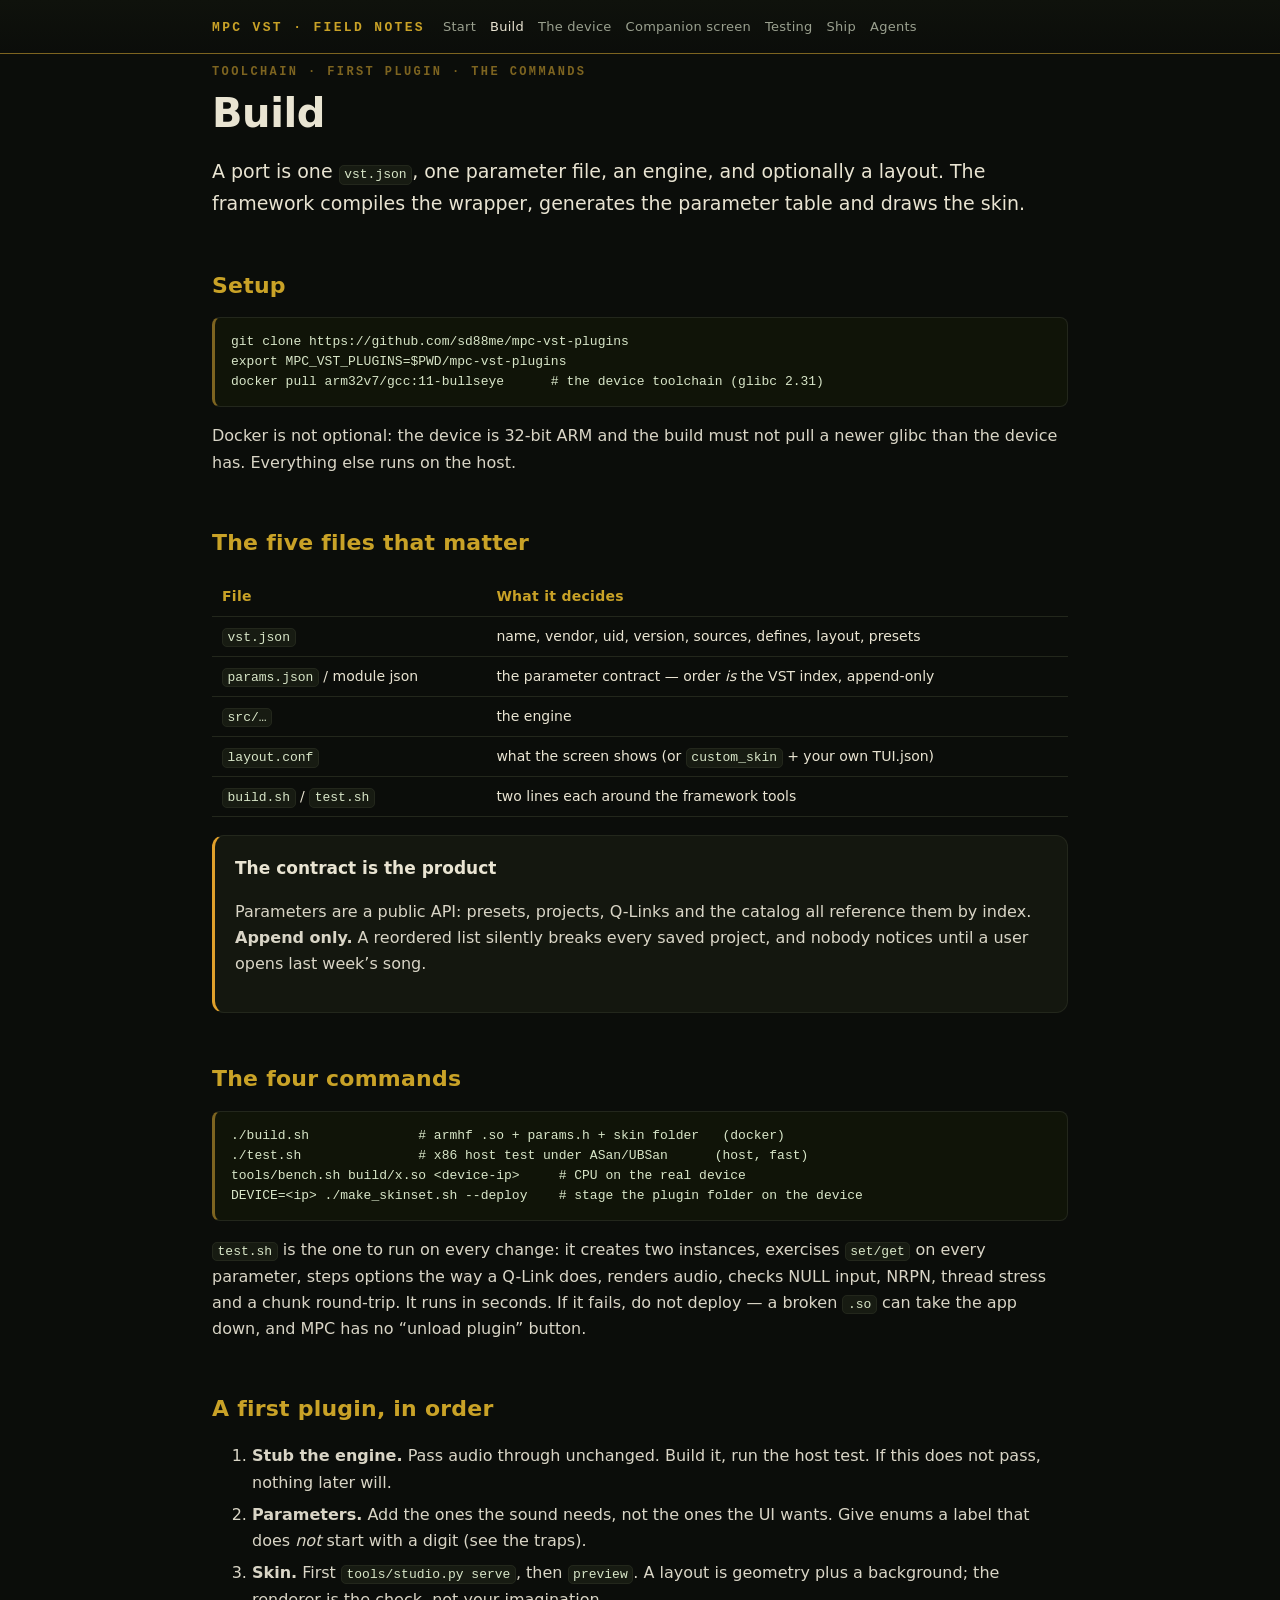
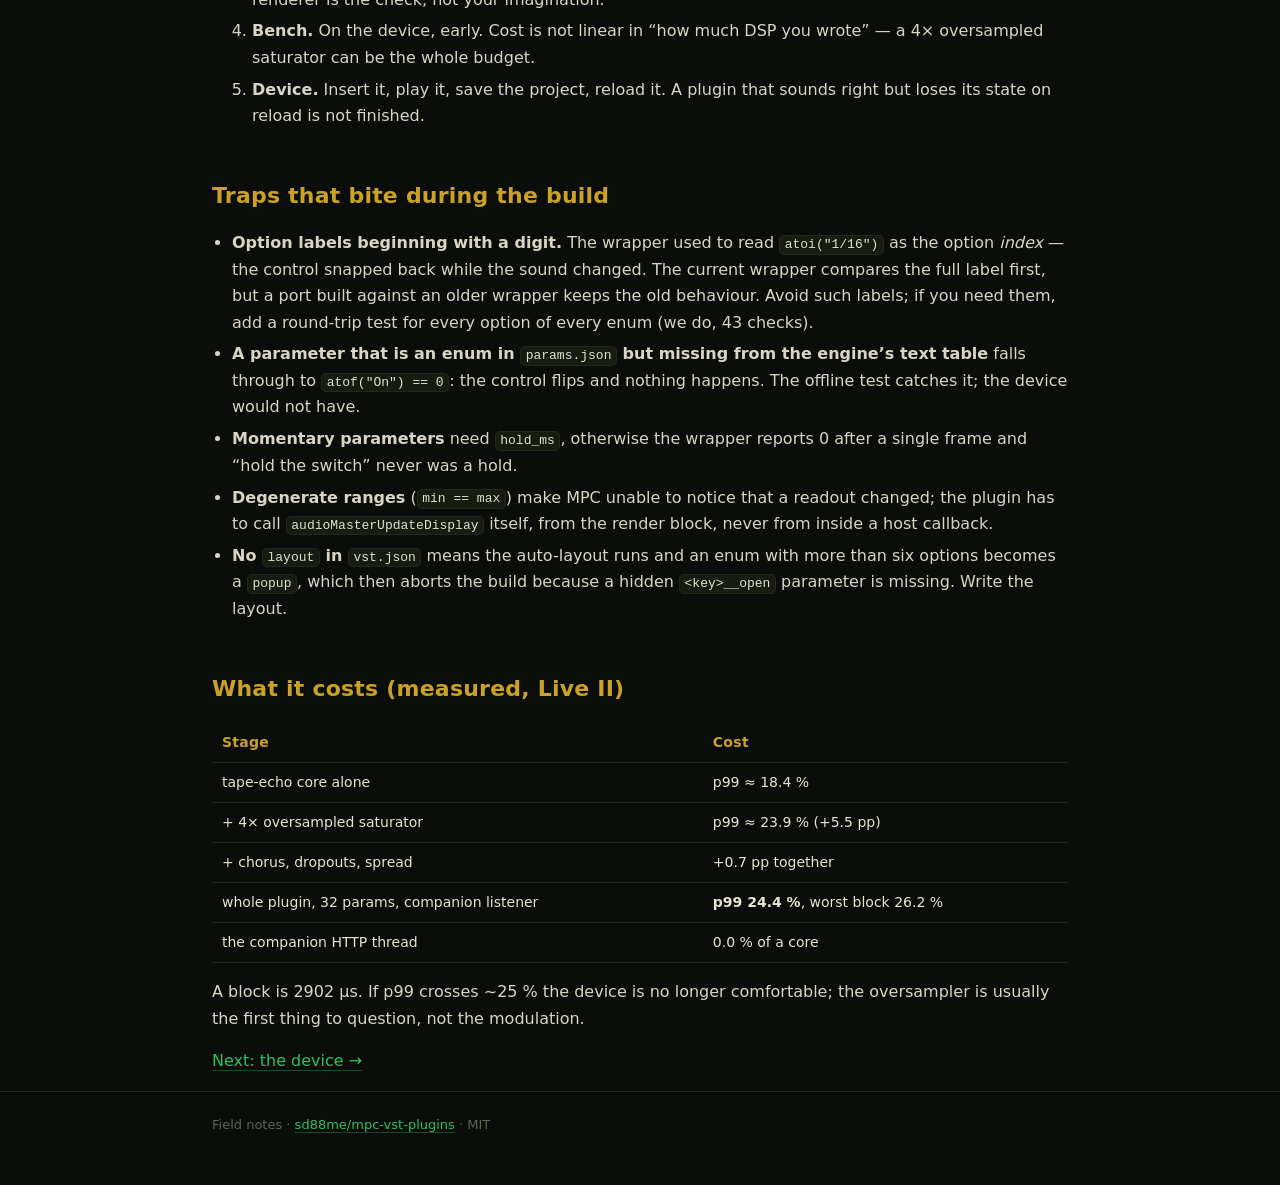
<file: start.html>
<!doctype html>
<html lang="en">
<head>
<meta charset="utf-8">
<meta name="viewport" content="width=device-width,initial-scale=1">
<title>Build — MPC VST field notes</title>
<link rel="stylesheet" href="style.css">
</head>
<body>
<header><div class="wrap">
  <a class="brand" href="index.html">MPC VST · field notes</a>
  <nav><a href="index.html">Start</a><a class="on" href="start.html">Build</a><a href="device.html">The device</a>
  <a href="screen.html">Companion screen</a><a href="test.html">Testing</a><a href="ship.html">Ship</a><a href="agents.html">Agents</a></nav>
</div></header>

<main class="wrap">
  <p class="kicker">Toolchain · first plugin · the commands</p>
  <h1>Build</h1>

  <p class="lead">A port is one <code>vst.json</code>, one parameter file, an engine, and optionally a
  layout. The framework compiles the wrapper, generates the parameter table and draws the skin.</p>

  <h2 id="setup">Setup</h2>
<pre><code>git clone https://github.com/sd88me/mpc-vst-plugins
export MPC_VST_PLUGINS=$PWD/mpc-vst-plugins
docker pull arm32v7/gcc:11-bullseye      # the device toolchain (glibc 2.31)</code></pre>
  <p>Docker is not optional: the device is 32-bit ARM and the build must not pull a newer glibc than
  the device has. Everything else runs on the host.</p>

  <h2 id="anatomie">The five files that matter</h2>
  <table>
    <tr><th>File</th><th>What it decides</th></tr>
    <tr><td><code>vst.json</code></td><td>name, vendor, uid, version, sources, defines, layout, presets</td></tr>
    <tr><td><code>params.json</code> / module json</td><td>the parameter contract — order <em>is</em> the VST index, append-only</td></tr>
    <tr><td><code>src/…</code></td><td>the engine</td></tr>
    <tr><td><code>layout.conf</code></td><td>what the screen shows (or <code>custom_skin</code> + your own TUI.json)</td></tr>
    <tr><td><code>build.sh</code> / <code>test.sh</code></td><td>two lines each around the framework tools</td></tr>
  </table>

  <div class="card note">
    <h3>The contract is the product</h3>
    <p>Parameters are a public API: presets, projects, Q-Links and the catalog all reference them by
    index. <strong>Append only.</strong> A reordered list silently breaks every saved project, and
    nobody notices until a user opens last week’s song.</p>
  </div>

  <h2 id="commands">The four commands</h2>
<pre><code>./build.sh              # armhf .so + params.h + skin folder   (docker)
./test.sh               # x86 host test under ASan/UBSan      (host, fast)
tools/bench.sh build/x.so &lt;device-ip&gt;     # CPU on the real device
DEVICE=&lt;ip&gt; ./make_skinset.sh --deploy    # stage the plugin folder on the device</code></pre>
  <p><code>test.sh</code> is the one to run on every change: it creates two instances, exercises
  <code>set/get</code> on every parameter, steps options the way a Q-Link does, renders audio, checks
  NULL input, NRPN, thread stress and a chunk round-trip. It runs in seconds. If it fails, do not
  deploy — a broken <code>.so</code> can take the app down, and MPC has no “unload plugin” button.</p>

  <h2 id="erste">A first plugin, in order</h2>
  <ol>
    <li><strong>Stub the engine.</strong> Pass audio through unchanged. Build it, run the host test.
      If this does not pass, nothing later will.</li>
    <li><strong>Parameters.</strong> Add the ones the sound needs, not the ones the UI wants.
      Give enums a label that does <em>not</em> start with a digit (see the traps).</li>
    <li><strong>Skin.</strong> First <code>tools/studio.py serve</code>, then <code>preview</code>.
      A layout is geometry plus a background; the renderer is the check, not your imagination.</li>
    <li><strong>Bench.</strong> On the device, early. Cost is not linear in “how much DSP you wrote” —
      a 4× oversampled saturator can be the whole budget.</li>
    <li><strong>Device.</strong> Insert it, play it, save the project, reload it. A plugin that
      sounds right but loses its state on reload is not finished.</li>
  </ol>

  <h2 id="fallen">Traps that bite during the build</h2>
  <ul>
    <li><strong>Option labels beginning with a digit.</strong> The wrapper used to read
      <code>atoi("1/16")</code> as the option <em>index</em> — the control snapped back while the sound
      changed. The current wrapper compares the full label first, but a port built against an older
      wrapper keeps the old behaviour. Avoid such labels; if you need them, add a round-trip test for
      every option of every enum (we do, 43 checks).</li>
    <li><strong>A parameter that is an enum in <code>params.json</code> but missing from the engine’s
      text table</strong> falls through to <code>atof("On") == 0</code>: the control flips and nothing
      happens. The offline test catches it; the device would not have.</li>
    <li><strong>Momentary parameters</strong> need <code>hold_ms</code>, otherwise the wrapper reports 0
      after a single frame and “hold the switch” never was a hold.</li>
    <li><strong>Degenerate ranges</strong> (<code>min == max</code>) make MPC unable to notice that a
      readout changed; the plugin has to call <code>audioMasterUpdateDisplay</code> itself, from the
      render block, never from inside a host callback.</li>
    <li><strong>No <code>layout</code> in <code>vst.json</code></strong> means the auto-layout runs and
      an enum with more than six options becomes a <code>popup</code>, which then aborts the build
      because a hidden <code>&lt;key&gt;__open</code> parameter is missing. Write the layout.</li>
  </ul>

  <h2 id="zahlen">What it costs (measured, Live II)</h2>
  <table>
    <tr><th>Stage</th><th>Cost</th></tr>
    <tr><td>tape-echo core alone</td><td>p99 ≈ 18.4 %</td></tr>
    <tr><td>+ 4× oversampled saturator</td><td>p99 ≈ 23.9 % (+5.5 pp)</td></tr>
    <tr><td>+ chorus, dropouts, spread</td><td>+0.7 pp together</td></tr>
    <tr><td>whole plugin, 32 params, companion listener</td><td><strong>p99 24.4 %</strong>, worst block 26.2 %</td></tr>
    <tr><td>the companion HTTP thread</td><td>0.0 % of a core</td></tr>
  </table>
  <p>A block is 2902 µs. If p99 crosses ~25 % the device is no longer comfortable; the oversampler is
  usually the first thing to question, not the modulation.</p>

  <p><a href="device.html">Next: the device →</a></p>
</main>
<footer><div class="wrap">Field notes · <a href="https://github.com/sd88me/mpc-vst-plugins">sd88me/mpc-vst-plugins</a> · MIT</div></footer>
</body>
</html>
</file>
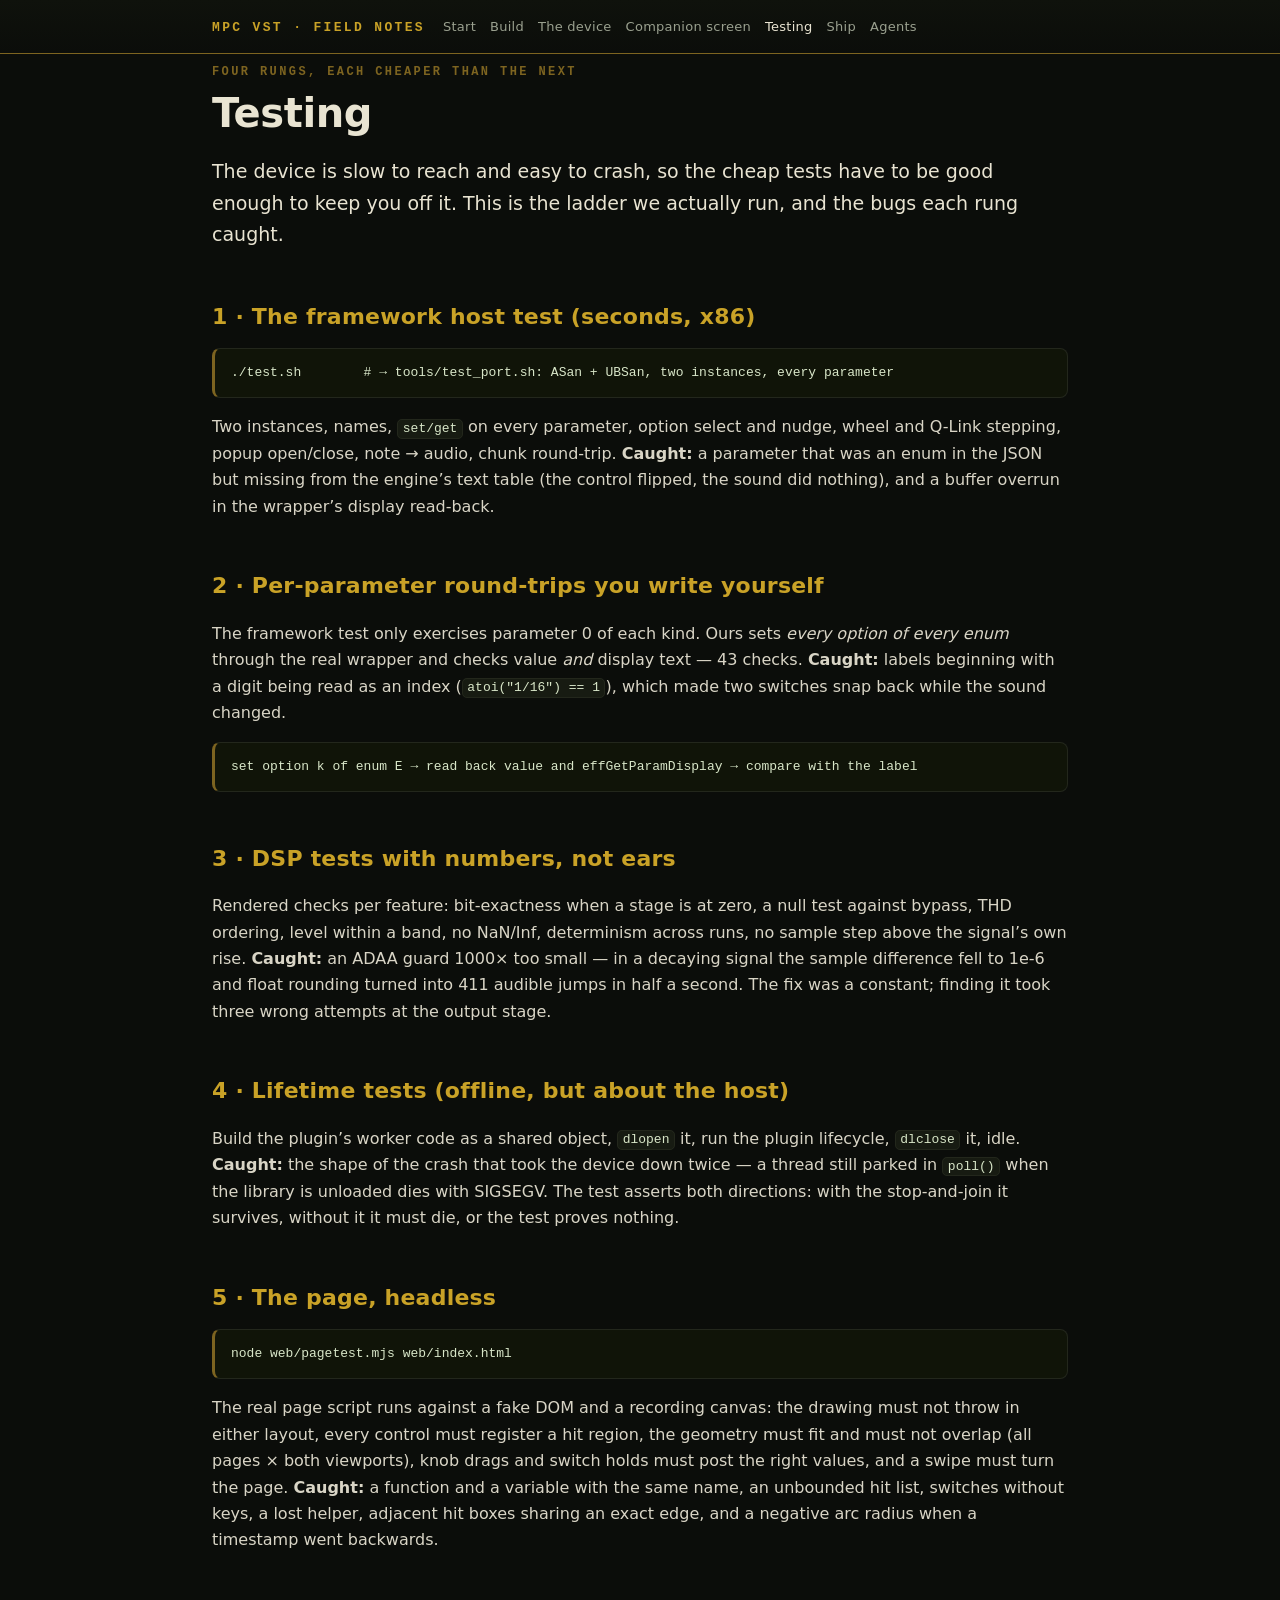
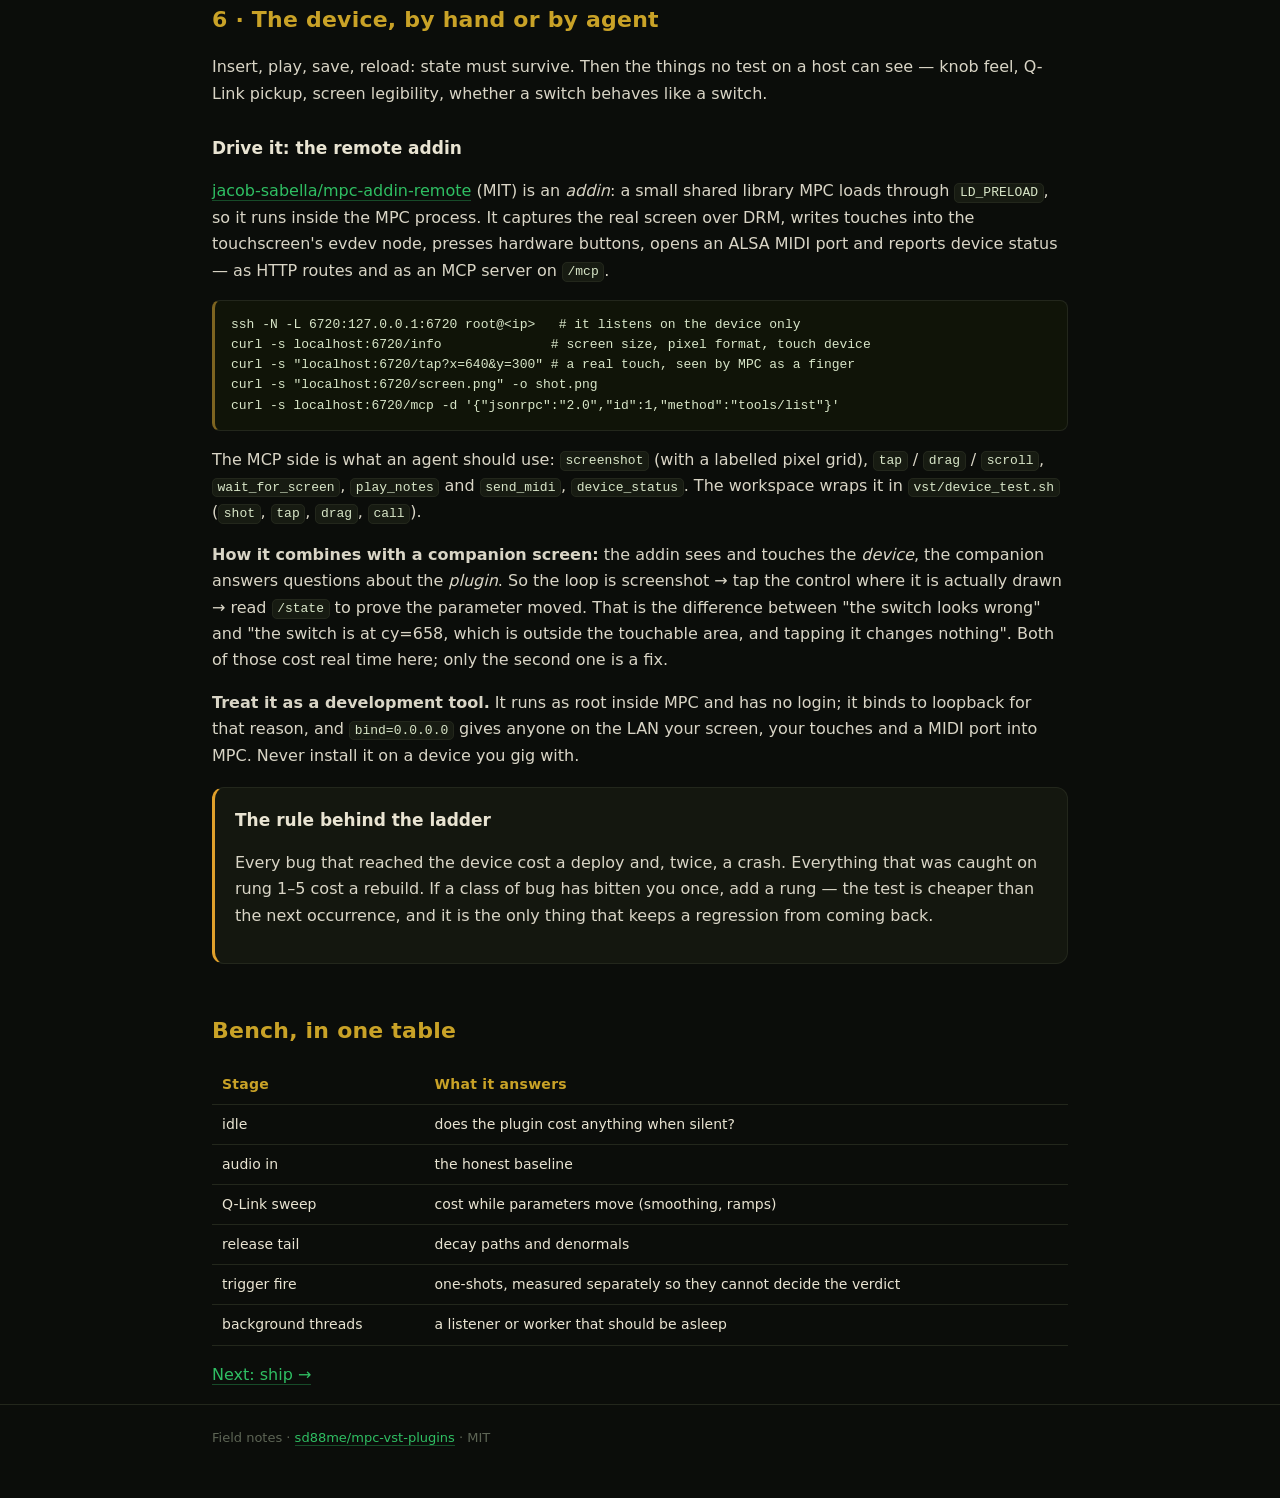
<file: test.html>
<!doctype html>
<html lang="en">
<head>
<meta charset="utf-8">
<meta name="viewport" content="width=device-width,initial-scale=1">
<title>Testing — MPC VST field notes</title>
<link rel="stylesheet" href="style.css">
</head>
<body>
<header><div class="wrap">
  <a class="brand" href="index.html">MPC VST · field notes</a>
  <nav><a href="index.html">Start</a><a href="start.html">Build</a><a href="device.html">The device</a>
  <a href="screen.html">Companion screen</a><a class="on" href="test.html">Testing</a><a href="ship.html">Ship</a><a href="agents.html">Agents</a></nav>
</div></header>

<main class="wrap">
  <p class="kicker">Four rungs, each cheaper than the next</p>
  <h1>Testing</h1>

  <p class="lead">The device is slow to reach and easy to crash, so the cheap tests have to be good
  enough to keep you off it. This is the ladder we actually run, and the bugs each rung caught.</p>

  <h2>1 · The framework host test (seconds, x86)</h2>
<pre><code>./test.sh        # → tools/test_port.sh: ASan + UBSan, two instances, every parameter</code></pre>
  <p>Two instances, names, <code>set/get</code> on every parameter, option select and nudge, wheel and
  Q-Link stepping, popup open/close, note → audio, chunk round-trip. <strong>Caught:</strong> a
  parameter that was an enum in the JSON but missing from the engine’s text table (the control flipped,
  the sound did nothing), and a buffer overrun in the wrapper’s display read-back.</p>

  <h2>2 · Per-parameter round-trips you write yourself</h2>
  <p>The framework test only exercises parameter 0 of each kind. Ours sets <em>every option of every
  enum</em> through the real wrapper and checks value <em>and</em> display text — 43 checks.
  <strong>Caught:</strong> labels beginning with a digit being read as an index
  (<code>atoi("1/16") == 1</code>), which made two switches snap back while the sound changed.</p>
<pre><code>set option k of enum E → read back value and effGetParamDisplay → compare with the label</code></pre>

  <h2>3 · DSP tests with numbers, not ears</h2>
  <p>Rendered checks per feature: bit-exactness when a stage is at zero, a null test against bypass,
  THD ordering, level within a band, no NaN/Inf, determinism across runs, no sample step above the
  signal’s own rise. <strong>Caught:</strong> an ADAA guard 1000× too small — in a decaying signal the
  sample difference fell to 1e-6 and float rounding turned into 411 audible jumps in half a second.
  The fix was a constant; finding it took three wrong attempts at the output stage.</p>

  <h2>4 · Lifetime tests (offline, but about the host)</h2>
  <p>Build the plugin’s worker code as a shared object, <code>dlopen</code> it, run the plugin lifecycle,
  <code>dlclose</code> it, idle. <strong>Caught:</strong> the shape of the crash that took the device
  down twice — a thread still parked in <code>poll()</code> when the library is unloaded dies with
  SIGSEGV. The test asserts both directions: with the stop-and-join it survives, without it it must die,
  or the test proves nothing.</p>

  <h2>5 · The page, headless</h2>
<pre><code>node web/pagetest.mjs web/index.html</code></pre>
  <p>The real page script runs against a fake DOM and a recording canvas: the drawing must not throw in
  either layout, every control must register a hit region, the geometry must fit and must not overlap
  (all pages × both viewports), knob drags and switch holds must post the right values, and a swipe must
  turn the page. <strong>Caught:</strong> a function and a variable with the same name, an unbounded hit
  list, switches without keys, a lost helper, adjacent hit boxes sharing an exact edge, and a negative
  arc radius when a timestamp went backwards.</p>

  <h2>6 · The device, by hand or by agent</h2>
  <p>Insert, play, save, reload: state must survive. Then the things no test on a host can see — knob
  feel, Q-Link pickup, screen legibility, whether a switch behaves like a switch.</p>

  <h3>Drive it: the remote addin</h3>
  <p><a href="https://github.com/jacob-sabella/mpc-addin-remote">jacob-sabella/mpc-addin-remote</a>
  (MIT) is an <em>addin</em>: a small shared library MPC loads through <code>LD_PRELOAD</code>, so it
  runs inside the MPC process. It captures the real screen over DRM, writes touches into the
  touchscreen's evdev node, presses hardware buttons, opens an ALSA MIDI port and reports device
  status — as HTTP routes and as an MCP server on <code>/mcp</code>.</p>
<pre><code>ssh -N -L 6720:127.0.0.1:6720 root@&lt;ip&gt;   # it listens on the device only
curl -s localhost:6720/info              # screen size, pixel format, touch device
curl -s "localhost:6720/tap?x=640&amp;y=300" # a real touch, seen by MPC as a finger
curl -s "localhost:6720/screen.png" -o shot.png
curl -s localhost:6720/mcp -d '{"jsonrpc":"2.0","id":1,"method":"tools/list"}'</code></pre>

  <p>The MCP side is what an agent should use: <code>screenshot</code> (with a labelled pixel grid),
  <code>tap</code> / <code>drag</code> / <code>scroll</code>, <code>wait_for_screen</code>,
  <code>play_notes</code> and <code>send_midi</code>, <code>device_status</code>. The workspace wraps
  it in <code>vst/device_test.sh</code> (<code>shot</code>, <code>tap</code>, <code>drag</code>,
  <code>call</code>).</p>

  <p><strong>How it combines with a companion screen:</strong> the addin sees and touches the
  <em>device</em>, the companion answers questions about the <em>plugin</em>. So the loop is
  screenshot → tap the control where it is actually drawn → read <code>/state</code> to prove the
  parameter moved. That is the difference between "the switch looks wrong" and "the switch is at
  cy=658, which is outside the touchable area, and tapping it changes nothing". Both of those cost
  real time here; only the second one is a fix.</p>

  <p><strong>Treat it as a development tool.</strong> It runs as root inside MPC and has no login;
  it binds to loopback for that reason, and <code>bind=0.0.0.0</code> gives anyone on the LAN your
  screen, your touches and a MIDI port into MPC. Never install it on a device you gig with.</p>

  <div class="card note">
    <h3>The rule behind the ladder</h3>
    <p>Every bug that reached the device cost a deploy and, twice, a crash. Everything that was caught
    on rung 1–5 cost a rebuild. If a class of bug has bitten you once, add a rung — the test is cheaper
    than the next occurrence, and it is the only thing that keeps a regression from coming back.</p>
  </div>

  <h2>Bench, in one table</h2>
  <table>
    <tr><th>Stage</th><th>What it answers</th></tr>
    <tr><td>idle</td><td>does the plugin cost anything when silent?</td></tr>
    <tr><td>audio in</td><td>the honest baseline</td></tr>
    <tr><td>Q-Link sweep</td><td>cost while parameters move (smoothing, ramps)</td></tr>
    <tr><td>release tail</td><td>decay paths and denormals</td></tr>
    <tr><td>trigger fire</td><td>one-shots, measured separately so they cannot decide the verdict</td></tr>
    <tr><td>background threads</td><td>a listener or worker that should be asleep</td></tr>
  </table>

  <p><a href="ship.html">Next: ship →</a></p>
</main>
<footer><div class="wrap">Field notes · <a href="https://github.com/sd88me/mpc-vst-plugins">sd88me/mpc-vst-plugins</a> · MIT</div></footer>
</body>
</html>
</file>
<file: style.css>
:root{--bg:#0b0d0a;--panel:#14170f;--gold:#c9a227;--gold-dim:#7d6420;--green:#2fbf63;
--ink:#e9e4d2;--dim:#9aa08f;--faint:#5d6555;--red:#d6382a;--amber:#e0a02b}
*{box-sizing:border-box}
html{scroll-behavior:smooth}
body{margin:0;background:var(--bg);color:var(--ink);
  font:16px/1.65 ui-sans-serif,system-ui,-apple-system,"Segoe UI",Roboto,sans-serif}
a{color:var(--green);text-decoration:none;border-bottom:1px solid rgba(47,191,99,.35)}
a:hover{border-bottom-color:var(--green)}
header{border-bottom:1px solid var(--gold-dim);background:linear-gradient(180deg,#0f120c,#0b0d0a)}
.wrap{max-width:900px;margin:0 auto;padding:0 22px}
header .wrap{display:flex;align-items:baseline;gap:18px;padding:16px 22px;flex-wrap:wrap}
.brand{font:700 13px/1 ui-monospace,SFMono-Regular,Menlo,monospace;letter-spacing:.18em;
  text-transform:uppercase;color:var(--gold);border:0}
nav{display:flex;gap:14px;flex-wrap:wrap;font-size:13px;letter-spacing:.02em}
nav a{border:0;color:var(--dim)}
nav a.on,nav a:hover{color:var(--ink)}
main{padding:34px 0 80px}
h1{font-size:clamp(28px,4vw,40px);line-height:1.15;margin:.2em 0 .5em;letter-spacing:-.01em}
h2{margin:2.2em 0 .6em;font-size:22px;color:var(--gold);letter-spacing:.01em}
h3{margin:1.6em 0 .4em;font-size:17px;color:var(--ink)}
p{color:#d9d5c6}
.lead{font-size:19px;color:var(--ink)}
small,.meta{color:var(--faint);font-size:13px}
code{font:13px/1.5 ui-monospace,SFMono-Regular,Menlo,monospace;background:#171b12;
  border:1px solid #23271c;border-radius:5px;padding:.1em .35em;color:#d8e6c8}
pre{background:#101408;border:1px solid #23271c;border-left:3px solid var(--gold-dim);
  border-radius:8px;padding:14px 16px;overflow:auto;font:13px/1.55 ui-monospace,SFMono-Regular,Menlo,monospace;color:#d8e6c8}
pre code{background:none;border:0;padding:0}
.card{background:var(--panel);border:1px solid #23271c;border-radius:12px;padding:18px 20px;margin:18px 0}
.card h3{margin-top:0}
.grid{display:grid;grid-template-columns:repeat(auto-fit,minmax(250px,1fr));gap:14px;margin:18px 0}
.grid .card{margin:0}
table{border-collapse:collapse;width:100%;margin:16px 0;font-size:14px}
th,td{text-align:left;padding:8px 10px;border-bottom:1px solid #23271c;vertical-align:top}
th{color:var(--gold);font-weight:600;letter-spacing:.02em}
.warn{border-left:3px solid var(--red)}
.ok{border-left:3px solid var(--green)}
.note{border-left:3px solid var(--amber)}
.kicker{font:600 12px/1 ui-monospace,monospace;letter-spacing:.2em;text-transform:uppercase;color:var(--gold-dim)}
footer{border-top:1px solid #23271c;color:var(--faint);font-size:13px;padding:22px 0 50px}
ul{padding-left:20px}li{margin:.35em 0;color:#d9d5c6}
</file>
